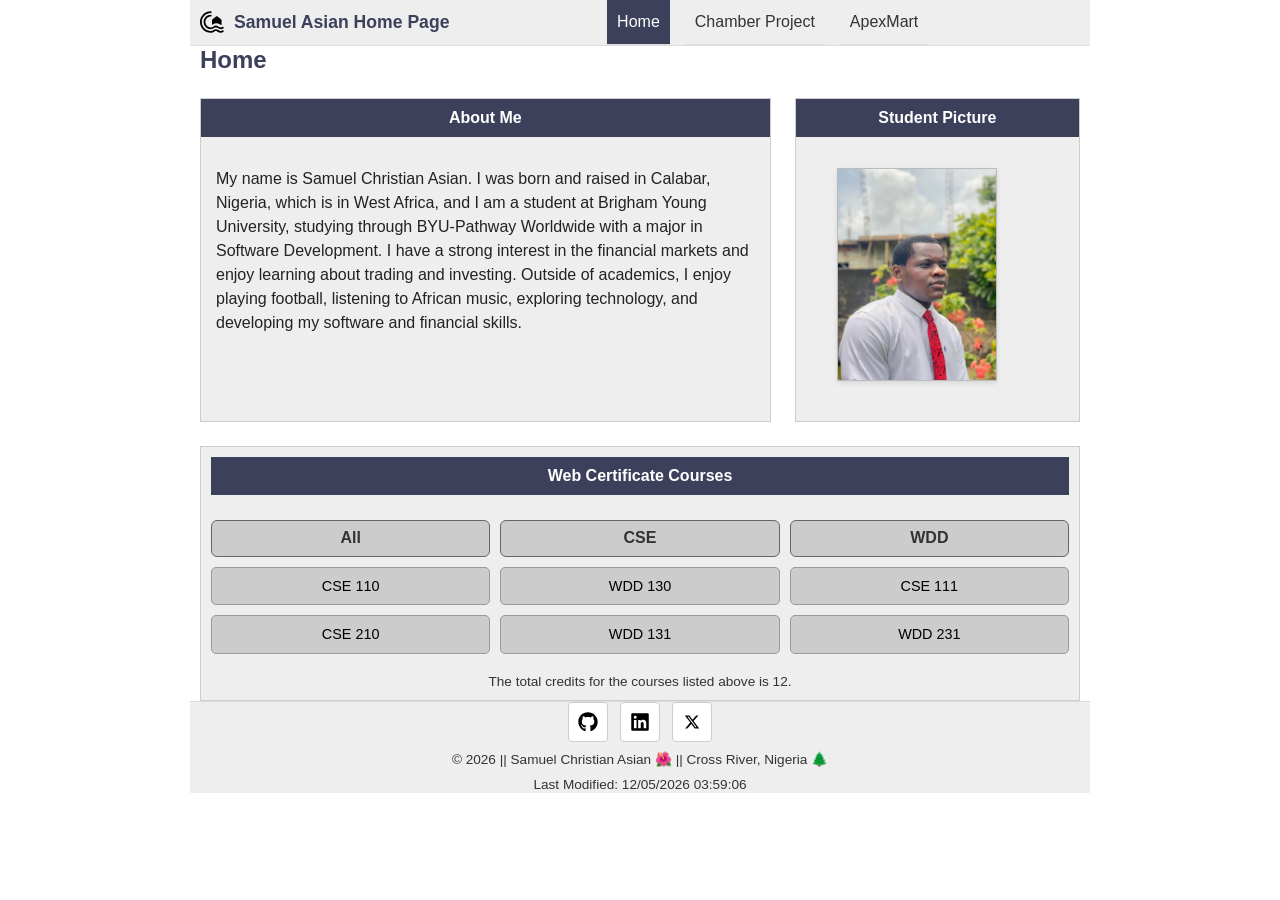
<file: index.html>
<!DOCTYPE html>
<html lang="en">
<head>
    <meta charset="UTF-8">
    <meta name="viewport" content="width=device-width, initial-scale=1.0">
    <title>Chamber Home Page || WDD231</title>
    <meta name="author" content="Samuel Christian Asian">
    <meta name="description" content="This is a school project for practicing how to build a chamber home page.">
    <meta property="og.title" content="Samuel Christian Asian Building Home Page">
    <meta property="og.description" content="The website is a school project, working on my Home Page, and skills needed to become a good SWE">
    <meta property="og.image" content="https://asianhit.github.io/wdd231/chamber/directory.html">
    <meta property="og.url" content="http://127.0.0.1:5500/index.html">
    <link rel="stylesheet" href="styles/normalize.css">
    <link rel="stylesheet" href="styles/bass.css">
    <link rel="stylesheet" href="styles/large.css">
    <link rel="icon" href="favicon.ico">
    <script src="scripts/course.js" defer></script>
    <script src="scripts/date.js" defer></script>
    <script src="scripts/navigation.js" defer></script>
    <link rel="preconnect" href="https://fonts.googleapis.com">
    <link rel="preconnect" href="https://fonts.gstatic.com" crossorigin>
    <link href="https://fonts.googleapis.com/css2?family=Montserrat:ital,wght@0,100..900;1,100..900&display=swap" rel="stylesheet">
</head>
<body>
    <header>
        <div class="site-branding">
            <img src="images/house-icon.svg" alt="Site Logo" width="20" height="20">
            <span>Samuel Asian Home Page</span>
        </div>
        <button id="ham-btn" class="hamburger" aria-label="Toggle navigation" type="button"></button>

        <nav id="nav-bar" class="navigation" aria-label="Main navigation">
            <ul>
                <li class="current"><a href="index.html">Home</a></li>
                <li><a href="chamber/index.html">Chamber Project</a></li>
                <li><a href="apexmart/index.html">ApexMart</a></li>
            </ul>
        </nav>
    </header>

    <main>
        <h1>Home</h1>

        <section class="first-section" aria-labelledby="about-me-heading">
            <h2 id="about-me-heading">About Me</h2>
            <article class="card">
                <p>My name is Samuel Christian Asian. I was born and raised in Calabar, Nigeria, which is in West Africa, and I am a student at Brigham Young University,
                    studying through BYU-Pathway Worldwide with a major in Software Development. I have a strong interest in the financial
                    markets and enjoy learning about trading and investing. Outside of academics, I enjoy playing football, listening to African music,
                    exploring technology, and developing my software and financial skills.</p>
            </article>
        </section>

        <section class="section-x" aria-labelledby="student-picture-heading">
            <h2 id="student-picture-heading">Student Picture</h2>
            <figure class="card-2">
                <img src="images/profile-picture.webp" alt="Profile Picture" loading="lazy" width="100" height="100">
            </figure>
        </section>

        <section class="second-sections" role="navigation" aria-labelledby="courses-heading">
            <h2 id="courses-heading">Web Certificate Courses</h2>

            <div class="category" role="navigation" aria-label="Course categories">
                <button id="all-btn" type="button">All</button>
                <button id="cse-btn" type="button">CSE</button>
                <button id="wdd-btn" type="button">WDD</button>
            </div>

            <div id="course-cards" class="specific" role="region" aria-label="Course list"></div>

            <p id="total-credits">The total credits for the courses listed above is 0.</p>
        </section>
        <dialog id="course-details" aria-labelledby="course-details-title"></dialog>
        
    </main>

    <footer>
        <div class="socials">
            <a href="https://github.com/" target="_blank" rel="noopener noreferrer"><img src="images/github-brands-solid.svg" alt="Github" loading="lazy" width="16" height="16"></a>
            <a href="https://www.linkedin.com/in/samuel-asian-b71644352" target="_blank" rel="noopener noreferrer"><img src="images/linkedin-brands-solid.svg" alt="LinkedIn" loading="lazy" width="16" height="16"></a>
            <a href="https://x.com/samuelasian?s=11" target="_blank" rel="noopener noreferrer"><img src="images/x-twitter.svg" alt="X" loading="lazy" width="16" height="16"></a>
        </div>
        <p>© <span id="currentYear"></span> || Samuel Christian Asian 🌺 || Cross River, Nigeria 🌲</p>
        <p>Last Modified: <span id="lastModified"></span></p>
    </footer>
</body>
</html>
</file>
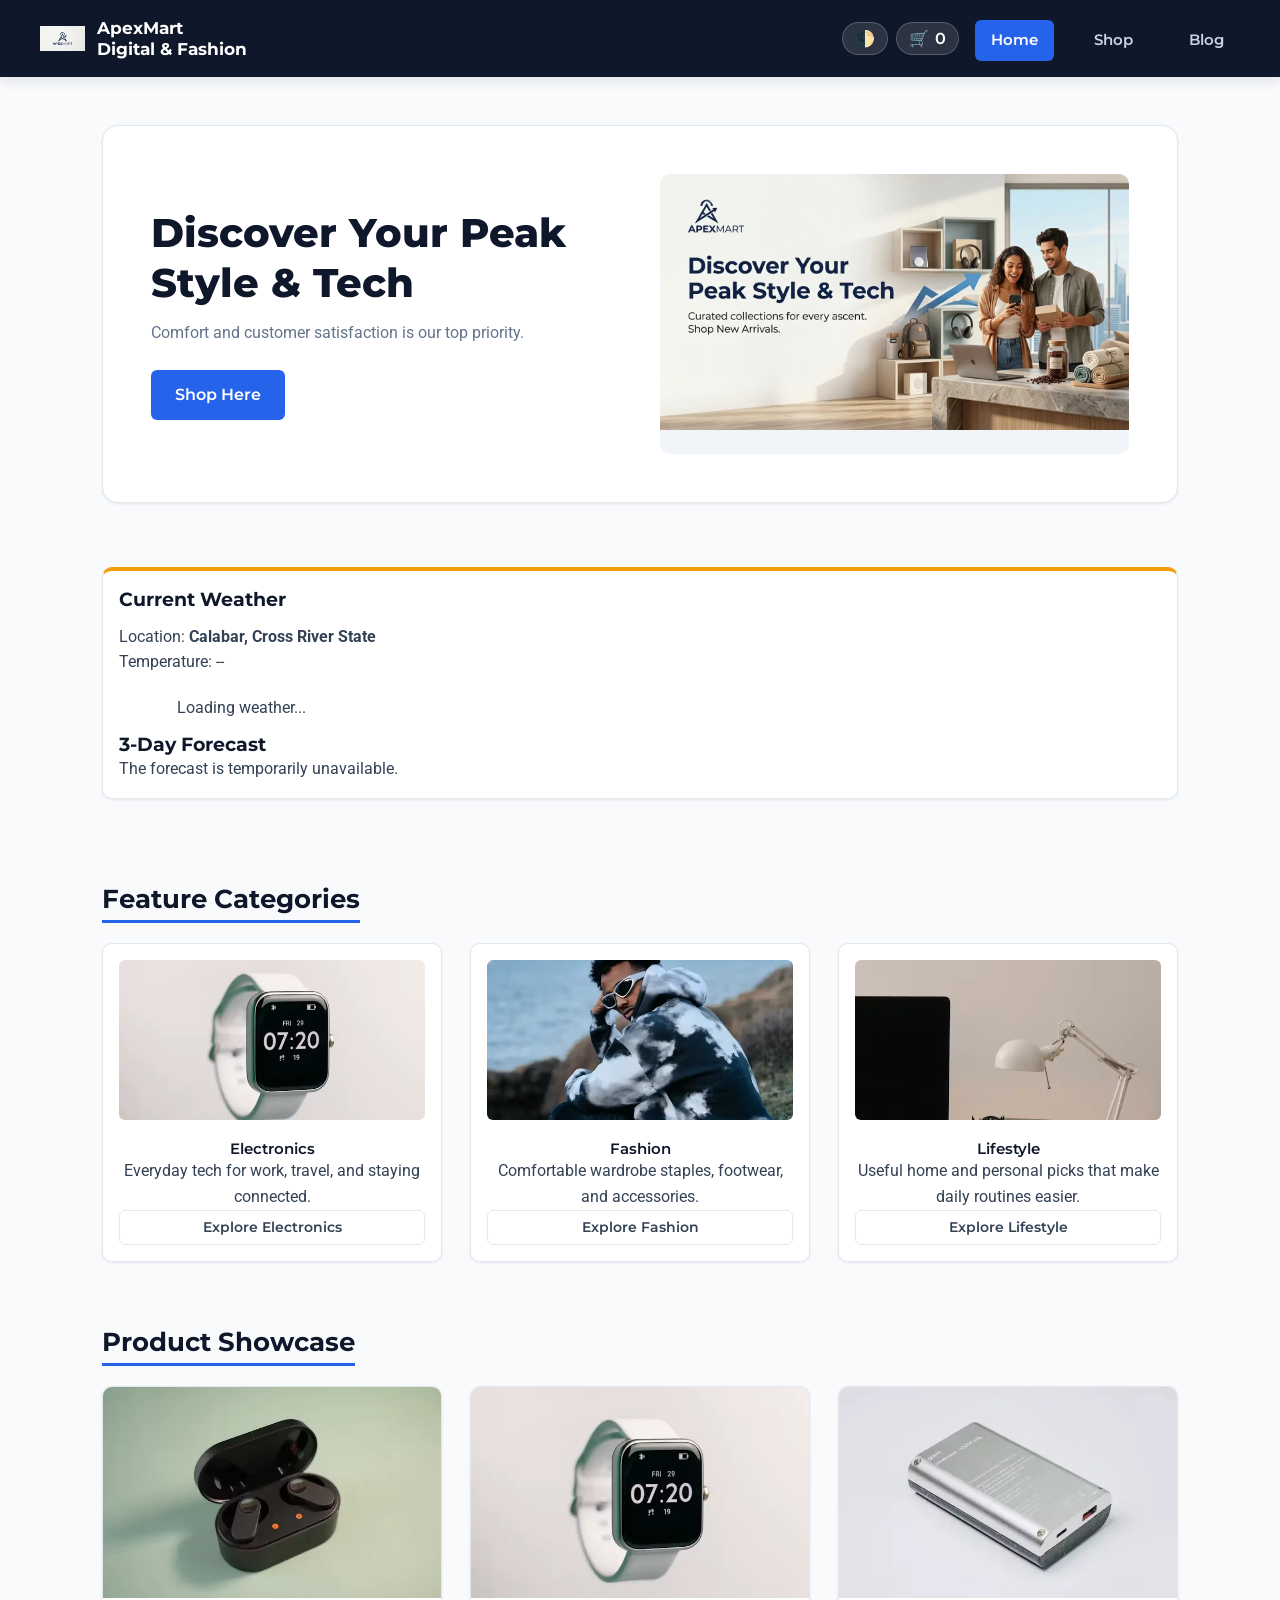
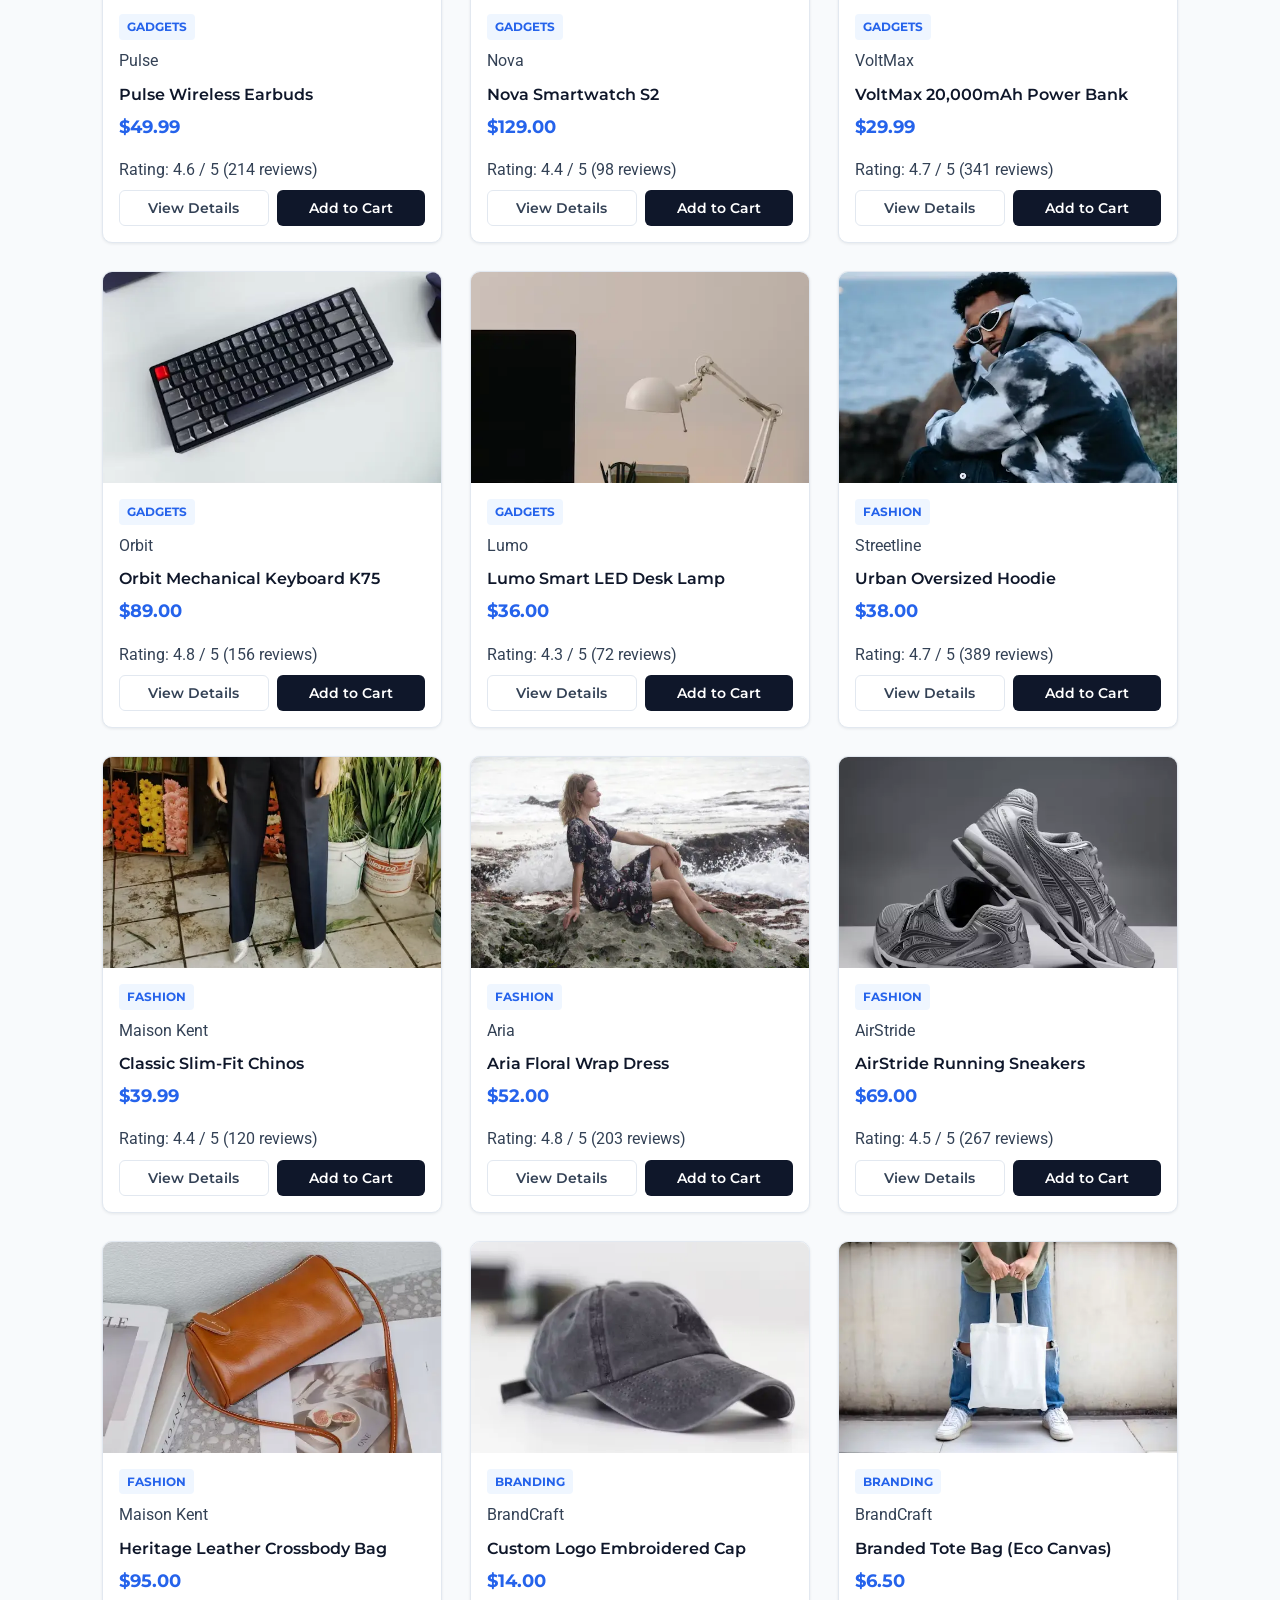
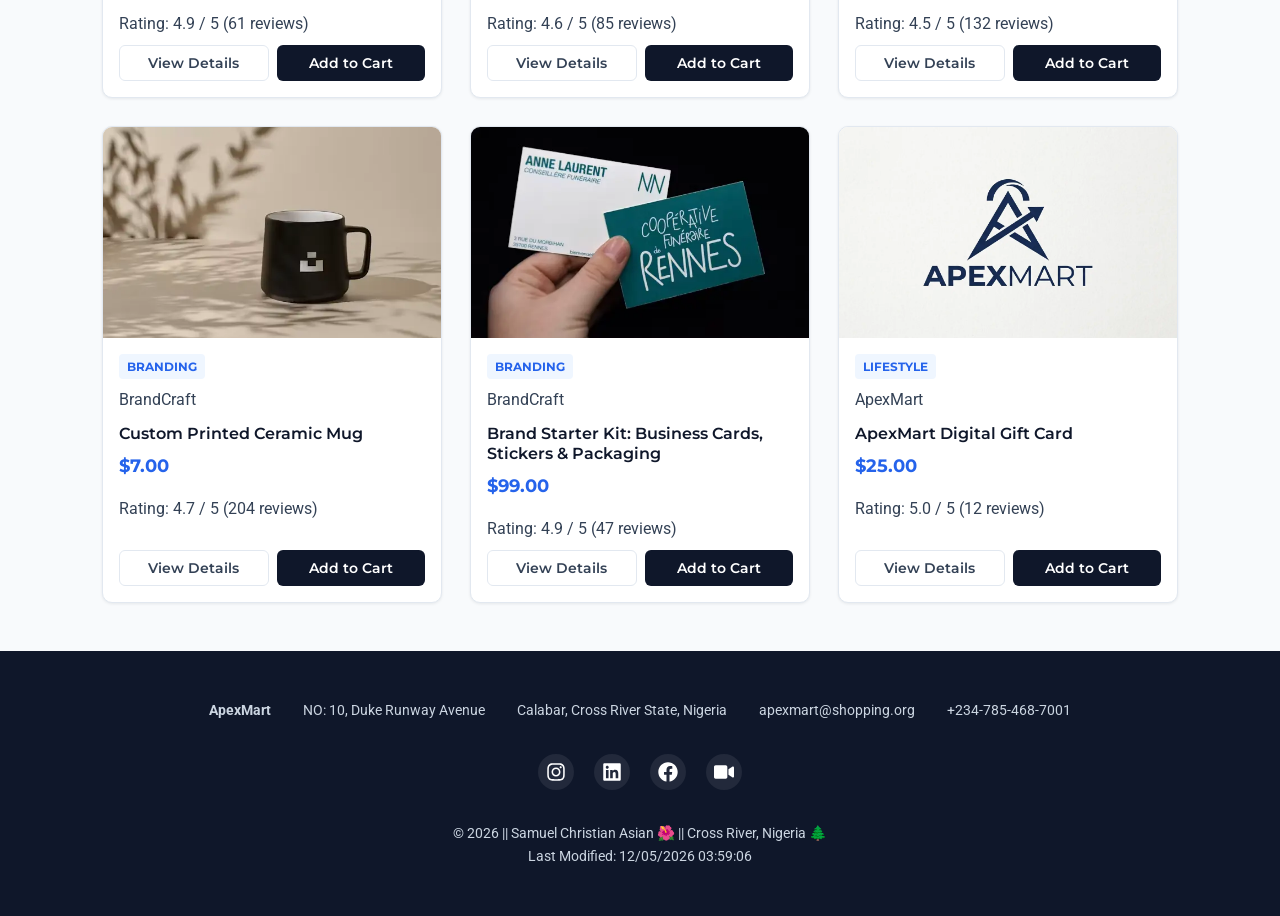
<file: apexmart/index.html>
<!DOCTYPE html>
<html lang="en">
<head>
    <meta charset="UTF-8">
    <meta name="viewport" content="width=device-width, initial-scale=1.0">
    <title>ApexMart — Style & Tech Essentials</title>
    <meta name="author" content="Samuel Christian Asian">
    <meta name="description" content="Enjoy the fullness of life and accessories. At ApexMart, we bring digital products and fashion together to embody lifestyle.">
    
    <!-- Open Graph Meta Tags (Fixed og:description case sensitivity) -->
    <meta property="og:title" content="ApexMart — Style & Tech Essentials">
    <meta property="og:description" content="We bring digital world and fashion together, creating lifestyle that meets personality and branding.">
    <meta property="og:image" content="https://asianhit.github.io/wdd231/apexmart/images/apexmart-hero.webp">
    <meta property="og:type" content="website">
    <meta property="og:url" content="https://asianhit.github.io/wdd231/apexmart/index.html">
    
    <!-- Stylesheets & Fonts -->
    <link rel="stylesheet" href="styles/apexmart-small.css">
    <link rel="stylesheet" href="styles/apexmart-large.css">
    <link rel="preconnect" href="https://fonts.googleapis.com">
    <link rel="preconnect" href="https://fonts.gstatic.com" crossorigin>
    <link href="https://fonts.googleapis.com/css2?family=Montserrat:wght@400;600;700&family=Roboto:wght@400;500&display=swap" rel="stylesheet">
    <link rel="icon" href="../apexmart/images/apexmar-favicon.ico">

    <!-- ES Modules -->
    <script type="module" src="scripts/apexmart.mjs"></script>
    <script type="module" src="scripts/time-date.mjs"></script>
    <script type="module" src="scripts/weather.mjs"></script>
</head>
<body>

    <!-- Header Navigation Section -->
    <header>
        <div class="site-branding" id="site-branding">
            <img src="images/apexmart-logo.webp" alt="ApexMart Logo" loading="eager" width="45" height="45">
            <span>ApexMart <br>Digital & Fashion</span>
        </div>

        <div class="header-controls">
            <button id="theme-btn" class="icon-btn" aria-label="Toggle Theme" type="button">🌓</button>
            <button id="cart-btn" class="icon-btn" aria-label="Open Cart" type="button">🛒 <span id="cart-count">0</span></button>
            <button id="ham-btn" class="hamburger" aria-label="Toggle navigation" type="button">☰</button>
        </div>

        <nav class="navigation" id="navigation" aria-label="Main navigation">
            <ul>
                <li class="current"><a href="index.html">Home</a></li>
                <li><a href="shop.html">Shop</a></li>
                <li><a href="blog.html">Blog</a></li>
            </ul>
        </nav>
    </header>

    <main>
        <!-- Hero Section -->
        <section class="hero-side">
            <div class="hero-content">
                <h1>Discover Your Peak Style & Tech</h1>
                <p>Comfort and customer satisfaction is our top priority.</p>
                <a href="shop.html" class="hero-btn">Shop Here</a>
            </div>
            <div class="hero-image-wrapper">
                <img src="images/apexmart-hero.webp" alt="Featured Tech and Fashion Banner" loading="eager">
            </div>
        </section>

                <!-- Weather widget displays Calabar current conditions and a three-day forecast. -->
        <section class="weather-card">
            <h2>Current Weather</h2>
            <div class="weather-details">
                <p>Location: <strong>Calabar, Cross River State</strong></p>
                <p>Temperature: <span id="current-temp">--</span></p>
                <figure>
                    <img id="weather-icon" src="data:image/svg+xml,%3Csvg xmlns='http://www.w3.org/2000/svg' width='50' height='50'%3E%3C/svg%3E" alt="Current weather condition icon" width="50" height="50">
                    <figcaption id="weather-desc">Loading weather...</figcaption>
                </figure>
            </div>
            <div class="forecast-details">
                <h3>3-Day Forecast</h3>
                <ul id="forecast-list" class="forecast-list">
                    <!-- Dynamic 3-day forecast items insert here -->
                </ul>
            </div>
            <p id="weather-error" role="status" aria-live="polite"></p>
        </section>

        <!-- Featured categories introduce the store's electronics, fashion, and lifestyle ranges. -->
        <section class="feature-categories">
            <h2>Feature Categories</h2>
            <div class="category-grid">
                <article class="category-card">
                    <img src="images/smart-watch1.webp" alt="Smartwatch displaying its screen" loading="lazy">
                    <h3>Electronics</h3>
                    <p>Everyday tech for work, travel, and staying connected.</p>
                    <button type="button" class="view-btn" data-open-category="electronics" aria-haspopup="dialog" aria-controls="electronics-dialog">Explore Electronics</button>
                </article>
                <article class="category-card">
                    <img src="images/hoodie-set1.webp" alt="ApexMart casual fashion collection" loading="lazy">
                    <h3>Fashion</h3>
                    <p>Comfortable wardrobe staples, footwear, and accessories.</p>
                    <button type="button" class="view-btn" data-open-category="fashion" aria-haspopup="dialog" aria-controls="fashion-dialog">Explore Fashion</button>
                </article>
                <article class="category-card">
                    <img src="images/desk-lamp.webp" alt="Modern LED desk lamp for a home workspace" loading="lazy">
                    <h3>Lifestyle</h3>
                    <p>Useful home and personal picks that make daily routines easier.</p>
                    <button type="button" class="view-btn" data-open-category="lifestyle" aria-haspopup="dialog" aria-controls="lifestyle-dialog">Explore Lifestyle</button>
                </article>
            </div>
        </section>

        <!-- Each category has its own accessible native modal dialog. -->
        <dialog id="electronics-dialog" class="modal" aria-labelledby="electronics-dialog-title">
            <div class="modal-content">
                <button type="button" class="close-modal-btn" data-close-dialog aria-label="Close Electronics details">&times;</button>
                <h2 id="electronics-dialog-title">Electronics</h2>
                <img class="category-dialog-image" src="images/smart-watch1.webp" alt="Nova smartwatch from the electronics collection" loading="lazy">
                <p>Explore smart devices and practical tech accessories, including smartwatches, wireless audio, keyboards, portable power, and lighting for your workspace.</p>
                <a class="hero-btn" href="shop.html">Browse the Shop</a>
            </div>
        </dialog>
        <dialog id="fashion-dialog" class="modal" aria-labelledby="fashion-dialog-title">
            <div class="modal-content">
                <button type="button" class="close-modal-btn" data-close-dialog aria-label="Close Fashion details">&times;</button>
                <h2 id="fashion-dialog-title">Fashion</h2>
                <img class="category-dialog-image" src="images/hoodie-set1.webp" alt="Urban hoodie from the fashion collection" loading="lazy">
                <p>Find versatile clothing and accessories for everyday wear, from relaxed hoodies and chinos to dresses, sneakers, and crossbody bags.</p>
                <a class="hero-btn" href="shop.html">Browse the Shop</a>
            </div>
        </dialog>
        <dialog id="lifestyle-dialog" class="modal" aria-labelledby="lifestyle-dialog-title">
            <div class="modal-content">
                <button type="button" class="close-modal-btn" data-close-dialog aria-label="Close Lifestyle details">&times;</button>
                <h2 id="lifestyle-dialog-title">Lifestyle</h2>
                <img class="category-dialog-image" src="images/desk-lamp.webp" alt="LED desk lamp from the lifestyle collection" loading="lazy">
                <p>Shop thoughtful everyday essentials for your workspace, home, and personal routines, selected to bring convenience and character to daily life.</p>
                <a class="hero-btn" href="shop.html">Browse the Shop</a>
            </div>
        </dialog>

        <!-- Product Showcase (Dynamic Grid updated via data.mjs) -->
        <section class="product-showcase">
            <h2>Product Showcase</h2>
            <div id="products-container" class="product-grid">
                <!-- JavaScript fetches products.json and injects items here dynamically -->
            </div>
        </section>

        <!-- Product Details Modal Dialog -->
        <dialog id="product-modal" class="modal" aria-label="Product details">
            <div class="modal-content" id="modal-content">
                <!-- JS dynamically injects image gallery, colors, specs, and close button here -->
            </div>
        </dialog>

        <!-- Shopping Cart Modal / Drawer -->
        <dialog id="cart-modal" class="modal" aria-labelledby="cart-title">
            <div class="modal-content">
            <button type="button" id="close-cart-btn" class="close-modal-btn" aria-label="Close shopping cart">❌</button>
            <h2 id="cart-title">Your Shopping Cart</h2>
                <div id="cart-items-container">
                    <!-- JS renders selected items from localStorage here -->
                </div>
                <div class="cart-footer">
                    <p>Total: <strong id="cart-total">$0.00</strong></p>
                    <button type="button" class="checkout-btn">Proceed to Checkout</button>
                </div>
            </div>
        </dialog>
    </main>

    <!-- Footer Section -->
    <footer>
        <div class="footer-info">
            <p><strong>ApexMart</strong></p>
            <p>NO: 10, Duke Runway Avenue</p>
            <p>Calabar, Cross River State, Nigeria</p>
            <p>apexmart@shopping.org</p>
            <p>+234-785-468-7001</p>
        </div>

        <div class="socials">
            <a href="https://instagram.com/22nd_liq?exln=MW00cjFhZWFlYWs5ag%3D%3D&utm_source=qr" target="_blank" rel="noopener noreferrer" aria-label="Instagram Profile">
                <img src="images/instagram-brands-solid.svg" alt="Instagram Icon" loading="lazy" width="20" height="20">
            </a>
            <a href="https://www.linkedin.com/in/samuel-asian-b71644352" target="_blank" rel="noopener noreferrer" aria-label="LinkedIn Profile">
                <img src="images/linkedin-brands-solid.svg" alt="LinkedIn Icon" loading="lazy" width="20" height="20">
            </a>
            <a href="https://www.facebook.com/share/1NMB2LXXo8/?mibextid=wwXIfr" target="_blank" rel="noopener noreferrer" aria-label="Facebook Profile">
                <img src="images/facebook-brands-solid.svg" alt="Facebook Icon" loading="lazy" width="20" height="20">
            </a>
            <a href="https://www.loom.com/share/83a554a6249040779c5a4e336033c141" target="_blank" rel="noopener noreferrer" aria-label="Loom video">
                <img src="images/video-solid.svg" alt="Video icon" loading="lazy" width="20" height="20">
            </a>
        </div>

        <div class="footer-meta">
            <p>© <span id="currentYear"></span> || Samuel Christian Asian 🌺 || Cross River, Nigeria 🌲</p>
            <p>Last Modified: <span id="lastModified"></span></p>
            <!-- <p><a href="attributions.html" class="attribution-link">Attributions</a></p> -->
        </div>
    </footer>

</body>
</html>
</file>
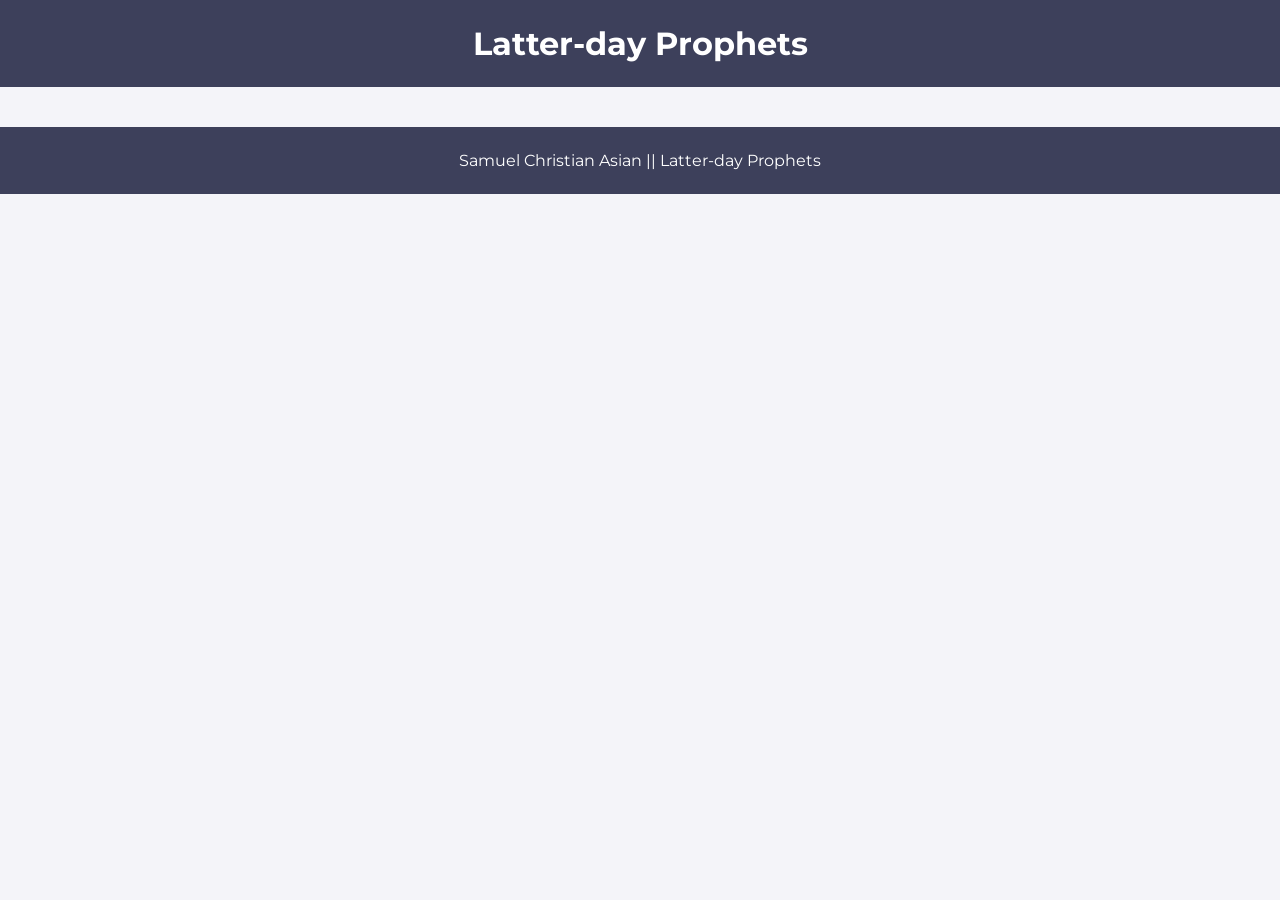
<file: prophets.html>
<!DOCTYPE html>
<html lang="en">
<head>
    <meta charset="UTF-8">
    <meta name="viewport" content="width=device-width, initial-scale=1.0">
    <title>School Project || Prophets</title>
    <meta name="author" content="Samuel Christian Asian">
    <meta name="description" content="This is a school project for practicing how to build a chamber home page.">
    <link rel="stylesheet" href="styles/prophets.css">
    <script src="scripts/prophet.js" defer></script>
    <link rel="preconnect" href="https://fonts.googleapis.com">
    <link rel="preconnect" href="https://fonts.gstatic.com" crossorigin>
    <link href="https://fonts.googleapis.com/css2?family=Montserrat:ital,wght@0,100..900;1,100..900&display=swap" rel="stylesheet">
    <link rel="icon" href="favicon.ico">
</head>
<body>
    <header>
        <h1>Latter-day Prophets</h1>
    </header>
    <main>
        <div id="cards"></div>
    </main>
    <footer>
        Samuel Christian Asian || Latter-day Prophets
    </footer>
</body>
</html>
</file>
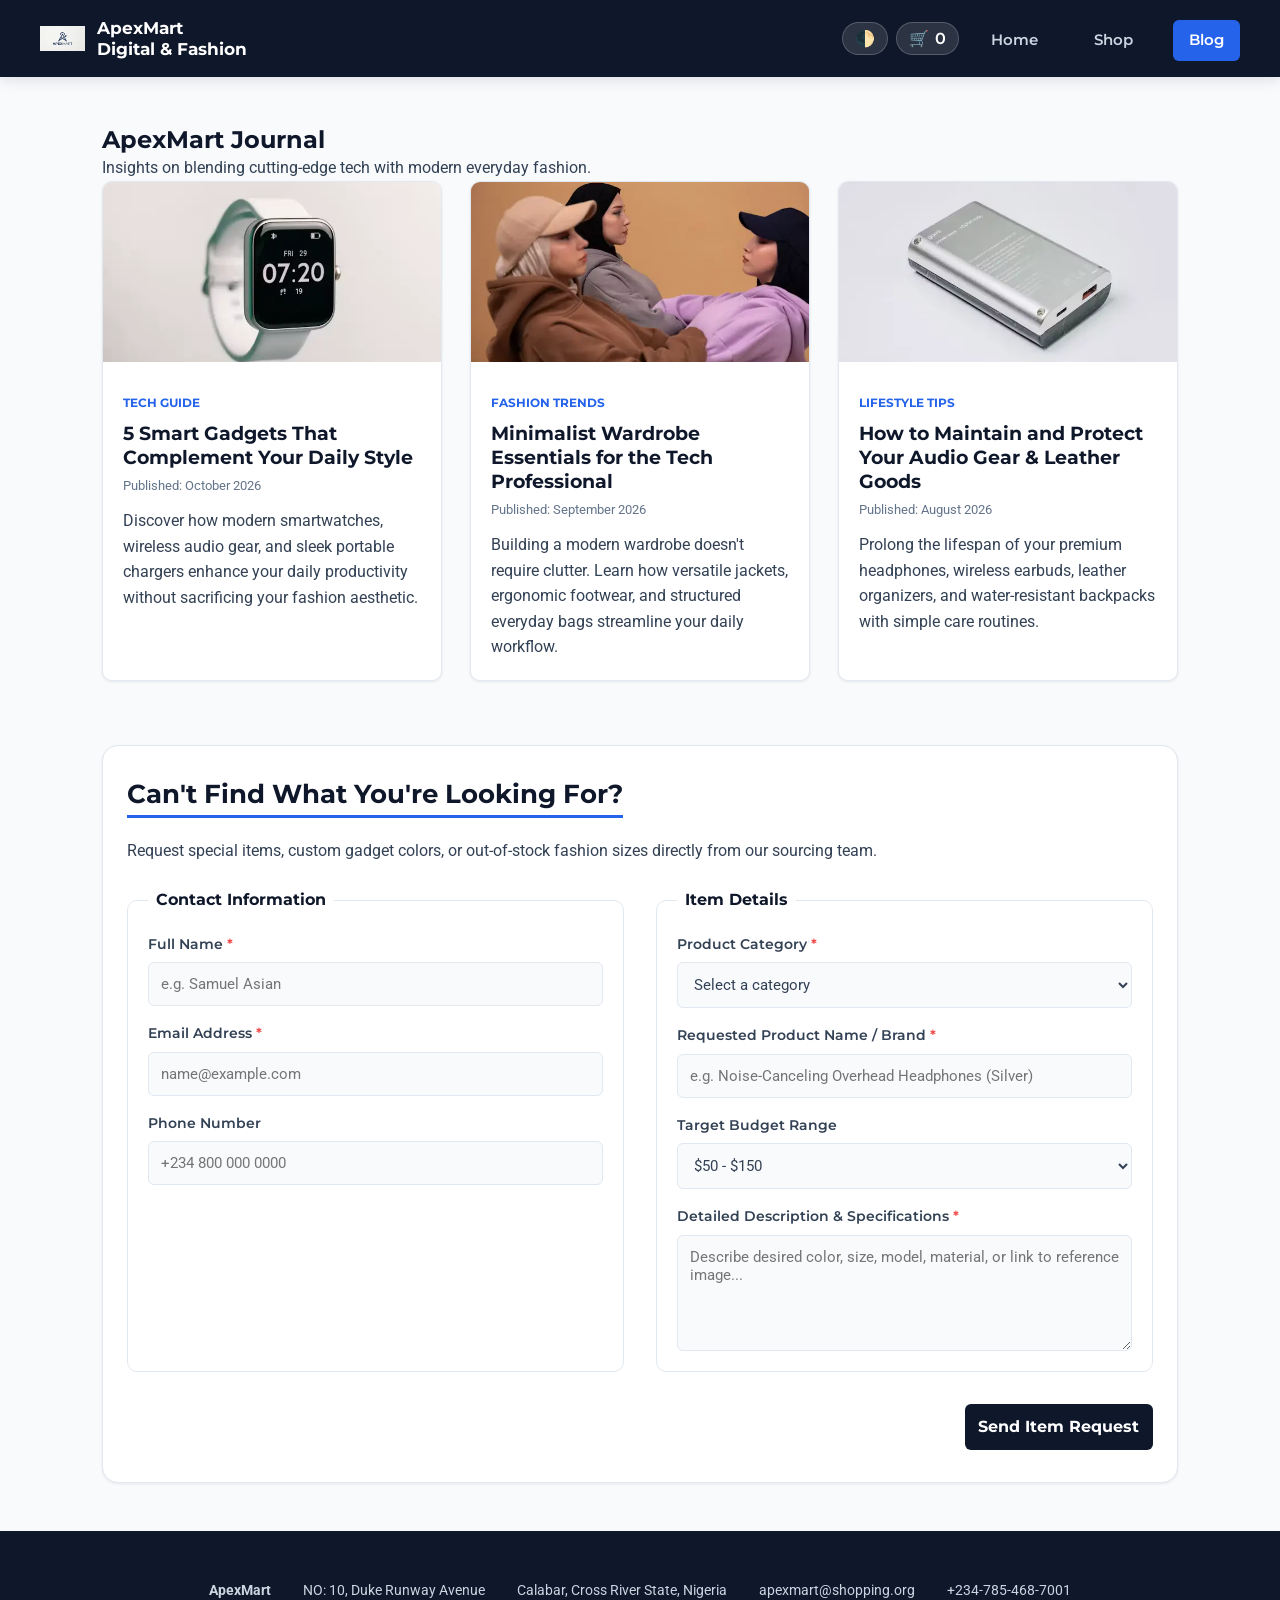
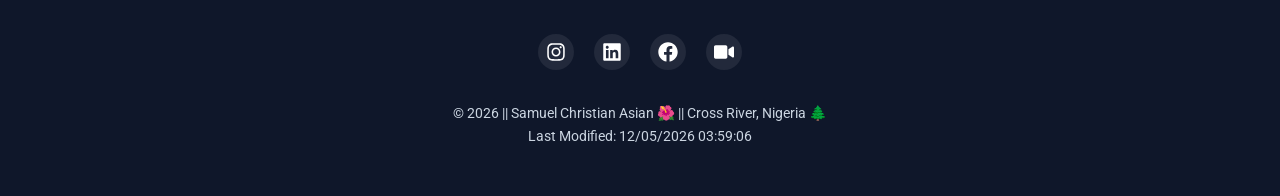
<file: apexmart/blog.html>
<!DOCTYPE html>
<html lang="en">
<head>
    <meta charset="UTF-8">
    <meta name="viewport" content="width=device-width, initial-scale=1.0">
    <title>ApexMart — Blog & Custom Product Requests</title>
    <meta name="author" content="Samuel Christian Asian">
    <meta name="description" content="Read lifestyle articles on technology and fashion, and request custom or out-of-stock items directly from ApexMart.">
    
    <!-- Open Graph Metadata -->
    <meta property="og:title" content="ApexMart Blog & Custom Requests">
    <meta property="og:description" content="Explore articles on tech & fashion lifestyle, and request items you can't find in our store.">
    <meta property="og:image" content="https://asianhit.github.io/wdd231/apexmart/images/apexmart-hero.webp">
    <meta property="og:type" content="website">
    <meta property="og:url" content="https://asianhit.github.io/wdd231/apexmart/index.html">
    
    <!-- Stylesheets & Fonts -->
    <link rel="stylesheet" href="styles/apexmart-small.css">
    <link rel="stylesheet" href="styles/apexmart-large.css">
    <link rel="preconnect" href="https://fonts.googleapis.com">
    <link rel="preconnect" href="https://fonts.gstatic.com" crossorigin>
    <link href="https://fonts.googleapis.com/css2?family=Montserrat:wght@400;600;700&family=Roboto:wght@400;500&display=swap" rel="stylesheet">
    <link rel="icon" href="../apexmart/images/apexmar-favicon.ico">

    <!-- ES Modules -->
    <script type="module" src="scripts/apexmart.mjs"></script>
    <script type="module" src="scripts/time-date.mjs"></script>
</head>
<body>

    <!-- Header Navigation Section (Wayfinding active on Blog) -->
    <header>
        <div class="site-branding" id="site-branding">
            <img src="images/apexmart-logo.webp" alt="ApexMart Logo" loading="eager" width="45" height="45">
            <span>ApexMart <br>Digital & Fashion</span>
        </div>

        <div class="header-controls">
            <!-- Theme Toggle -->
            <button id="theme-btn" class="icon-btn" aria-label="Toggle Theme" type="button">🌓</button>
            <!-- Cart Trigger Button -->
            <button id="cart-btn" class="icon-btn" aria-label="Open Cart" type="button">🛒 <span id="cart-count">0</span></button>
            <!-- Hamburger Toggle -->
            <button id="ham-btn" class="hamburger" aria-label="Toggle navigation" type="button">☰</button>
        </div>

        <nav class="navigation" id="navigation" aria-label="Main navigation">
            <ul>
                <li><a href="index.html">Home</a></li>
                <li><a href="shop.html">Shop</a></li>
                <li class="current"><a href="blog.html">Blog</a></li>
            </ul>
        </nav>
    </header>

    <main class="blog-main-container">
        <!-- Main Blog Articles Section -->
        <section class="blog-articles-section">
            <div class="blog-header">
                <h1>ApexMart Journal</h1>
                <p>Insights on blending cutting-edge tech with modern everyday fashion.</p>
            </div>

            <div class="articles-grid">
                <!-- Article 1 -->
                <article class="blog-card">
                    <div class="blog-img-wrapper">
                        <img src="images/smart-watch1.webp" alt="Wearable Tech and Smart Devices" loading="lazy">
                    </div>
                    <div class="blog-card-content">
                        <span class="blog-category">Tech Guide</span>
                        <h2>5 Smart Gadgets That Complement Your Daily Style</h2>
                        <p class="blog-date">Published: October 2026</p>
                        <p>Discover how modern smartwatches, wireless audio gear, and sleek portable chargers enhance your daily productivity without sacrificing your fashion aesthetic.</p>
                    </div>
                </article>

                <!-- Article 2 -->
                <article class="blog-card">
                    <div class="blog-img-wrapper">
                        <img src="images/hoodie-set2.webp" alt="Modern Minimalist Fashion Outfits" loading="lazy">
                    </div>
                    <div class="blog-card-content">
                        <span class="blog-category">Fashion Trends</span>
                        <h2>Minimalist Wardrobe Essentials for the Tech Professional</h2>
                        <p class="blog-date">Published: September 2026</p>
                        <p>Building a modern wardrobe doesn't require clutter. Learn how versatile jackets, ergonomic footwear, and structured everyday bags streamline your daily workflow.</p>
                    </div>
                </article>

                <!-- Article 3 -->
                <article class="blog-card">
                    <div class="blog-img-wrapper">
                        <img src="images/powerbank.webp" alt="Everyday Carry Lifestyle Accessories" loading="lazy">
                    </div>
                    <div class="blog-card-content">
                        <span class="blog-category">Lifestyle Tips</span>
                        <h2>How to Maintain and Protect Your Audio Gear & Leather Goods</h2>
                        <p class="blog-date">Published: August 2026</p>
                        <p>Prolong the lifespan of your premium headphones, wireless earbuds, leather organizers, and water-resistant backpacks with simple care routines.</p>
                    </div>
                </article>
            </div>
        </section>

        <!-- Custom Item Request Form Section -->
        <section class="item-request-section">
            <div class="form-intro">
                <h2>Can't Find What You're Looking For?</h2>
                <p>Request special items, custom gadget colors, or out-of-stock fashion sizes directly from our sourcing team.</p>
            </div>

            <!-- Standard Compliant HTML Form submitting to form-response.html -->
            <form action="thankyou.html" method="get" class="custom-request-form">
                
                <!-- Fieldset 1: Customer Contact Details -->
                <fieldset>
                    <legend>Contact Information</legend>
                    
                    <div class="form-group">
                        <label for="full-name">Full Name <span class="required">*</span></label>
                        <input type="text" id="full-name" name="fullName" required placeholder="e.g. Samuel Asian" autocomplete="name">
                    </div>

                    <div class="form-group">
                        <label for="email-address">Email Address <span class="required">*</span></label>
                        <input type="email" id="email-address" name="email" required placeholder="name@example.com" autocomplete="email">
                    </div>

                    <div class="form-group">
                        <label for="phone-number">Phone Number</label>
                        <input type="tel" id="phone-number" name="phone" placeholder="+234 800 000 0000" autocomplete="tel">
                    </div>
                </fieldset>

                <!-- Fieldset 2: Requested Item Specification -->
                <fieldset>
                    <legend>Item Details</legend>

                    <div class="form-group">
                        <label for="item-category">Product Category <span class="required">*</span></label>
                        <select id="item-category" name="category" required>
                            <option value="" disabled selected>Select a category</option>
                            <option value="Gadgets & Audio">Gadgets & Audio</option>
                            <option value="Fashion & Apparel">Fashion & Apparel</option>
                            <option value="Lifestyle Accessories">Lifestyle Accessories</option>
                            <option value="Other">Other Custom Request</option>
                        </select>
                    </div>

                    <div class="form-group">
                        <label for="item-name">Requested Product Name / Brand <span class="required">*</span></label>
                        <input type="text" id="item-name" name="itemName" required placeholder="e.g. Noise-Canceling Overhead Headphones (Silver)">
                    </div>

                    <div class="form-group">
                        <label for="estimated-budget">Target Budget Range</label>
                        <select id="estimated-budget" name="budget">
                            <option value="Under $50">Under $50</option>
                            <option value="$50 - $150" selected>$50 - $150</option>
                            <option value="$150 - $300">$150 - $300</option>
                            <option value="$300+">$300+</option>
                        </select>
                    </div>

                    <div class="form-group">
                        <label for="item-description">Detailed Description & Specifications <span class="required">*</span></label>
                        <textarea id="item-description" name="description" rows="5" required placeholder="Describe desired color, size, model, material, or link to reference image..."></textarea>
                    </div>
                </fieldset>

                <!-- Submit Button -->
                <button type="submit" class="submit-request-btn">Send Item Request</button>
            </form>
        </section>

        <!-- Shopping Cart Modal / Drawer -->
        <dialog id="cart-modal" class="modal" aria-labelledby="cart-title">
            <div class="modal-content">
            <button type="button" id="close-cart-btn" class="close-modal-btn" aria-label="Close shopping cart">❌</button>
            <h2 id="cart-title">Your Shopping Cart</h2>
                <div id="cart-items-container">
                    <!-- JS renders items from localStorage here -->
                </div>
                <div class="cart-footer">
                    <p>Total: <strong id="cart-total">$0.00</strong></p>
                    <button type="button" class="checkout-btn">Proceed to Checkout</button>
                </div>
            </div>
        </dialog>
    </main>

    <!-- Footer Section -->
    <footer>
        <div class="footer-info">
            <p><strong>ApexMart</strong></p>
            <p>NO: 10, Duke Runway Avenue</p>
            <p>Calabar, Cross River State, Nigeria</p>
            <p>apexmart@shopping.org</p>
            <p>+234-785-468-7001</p>
        </div>

        <div class="socials">
            <a href="https://instagram.com/22nd_liq?exln=MW00cjFhZWFlYWs5ag%3D%3D&utm_source=qr" target="_blank" rel="noopener noreferrer" aria-label="Instagram Profile">
                <img src="images/instagram-brands-solid.svg" alt="Instagram Icon" loading="lazy" width="20" height="20">
            </a>
            <a href="https://www.linkedin.com/in/samuel-asian-b71644352" target="_blank" rel="noopener noreferrer" aria-label="LinkedIn Profile">
                <img src="images/linkedin-brands-solid.svg" alt="LinkedIn Icon" loading="lazy" width="20" height="20">
            </a>
            <a href="https://www.facebook.com/share/1NMB2LXXo8/?mibextid=wwXIfr" target="_blank" rel="noopener noreferrer" aria-label="Facebook Profile">
                <img src="images/facebook-brands-solid.svg" alt="Facebook Icon" loading="lazy" width="20" height="20">
            </a>
            <a href="https://www.loom.com/share/83a554a6249040779c5a4e336033c141" target="_blank" rel="noopener noreferrer" aria-label="Loom video">
                <img src="images/video-solid.svg" alt="Video icon" loading="lazy" width="20" height="20">
            </a>
        </div>

        <div class="footer-meta">
            <p>© <span id="currentYear"></span> || Samuel Christian Asian 🌺 || Cross River, Nigeria 🌲</p>
            <p>Last Modified: <span id="lastModified"></span></p>
            <!-- <p><a href="attributions.html" class="attribution-link">Attributions</a></p> -->
        </div>
    </footer>

</body>
</html>
</file>
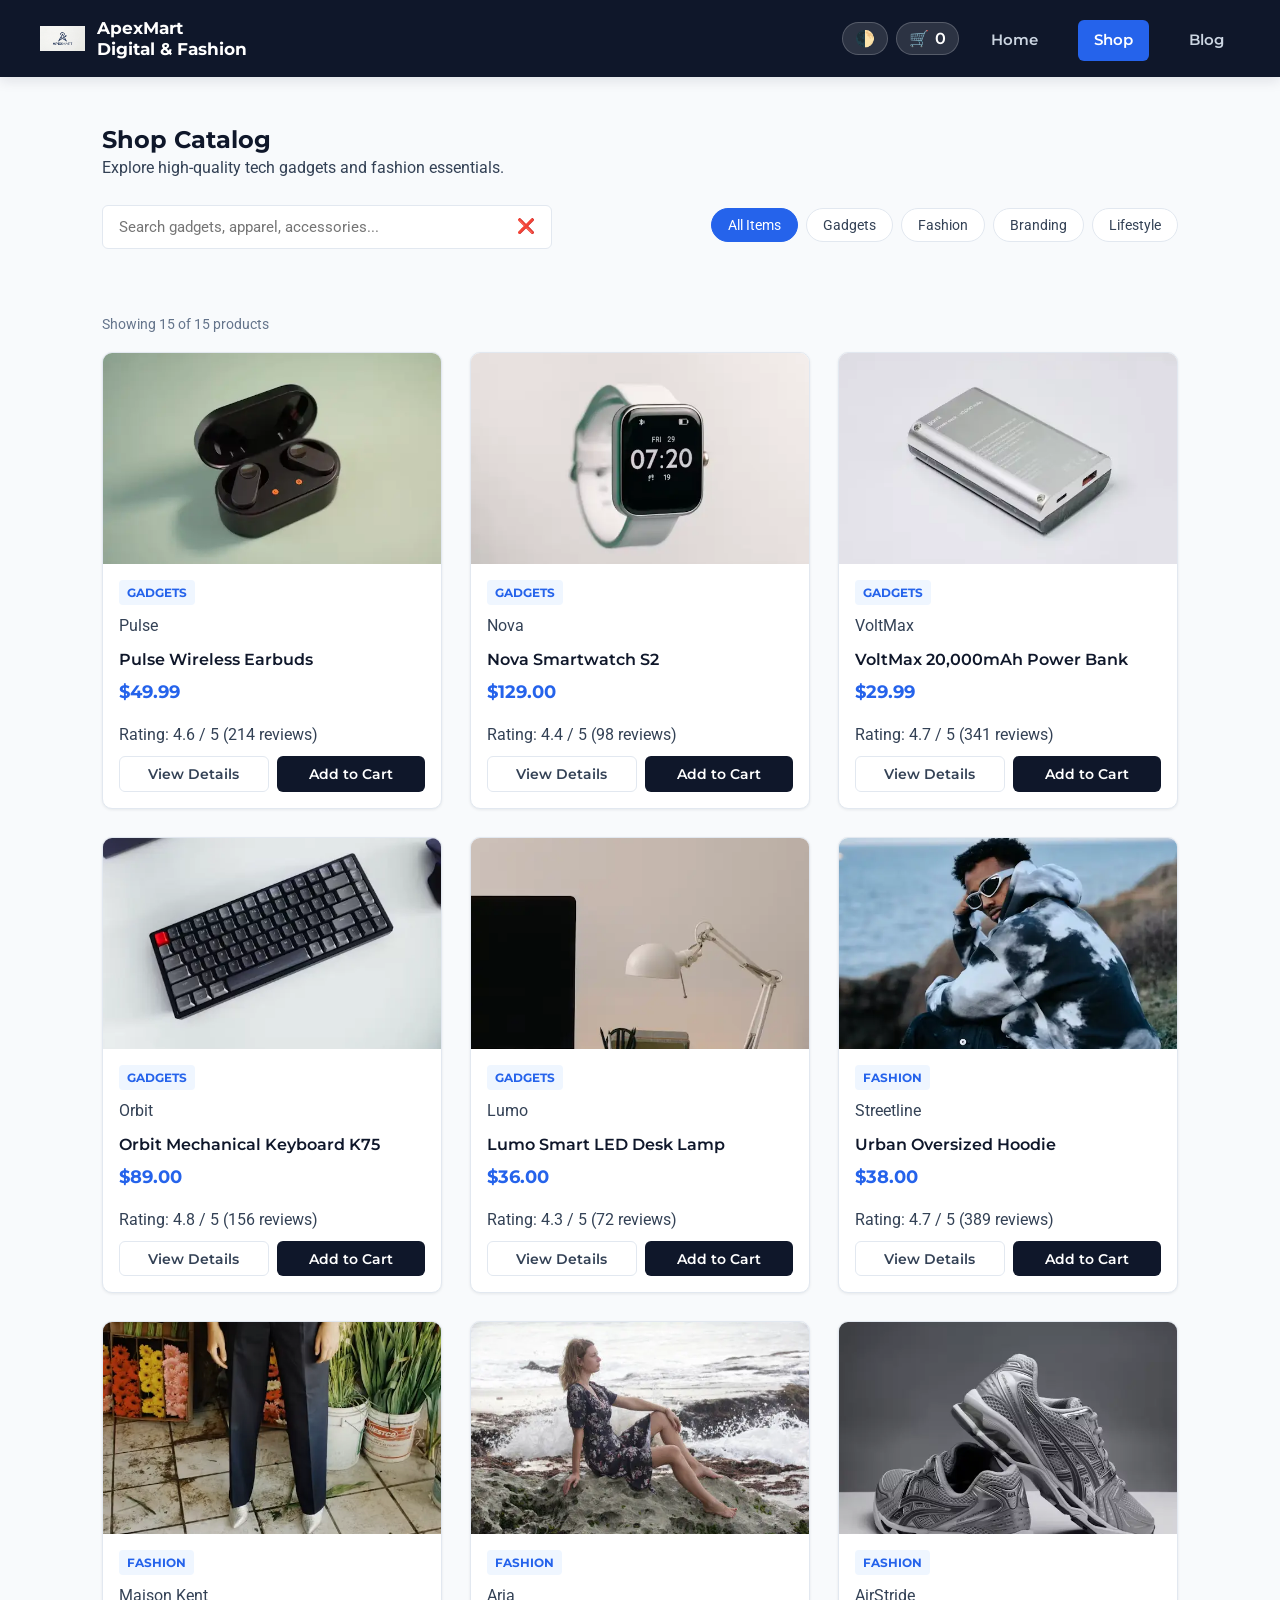
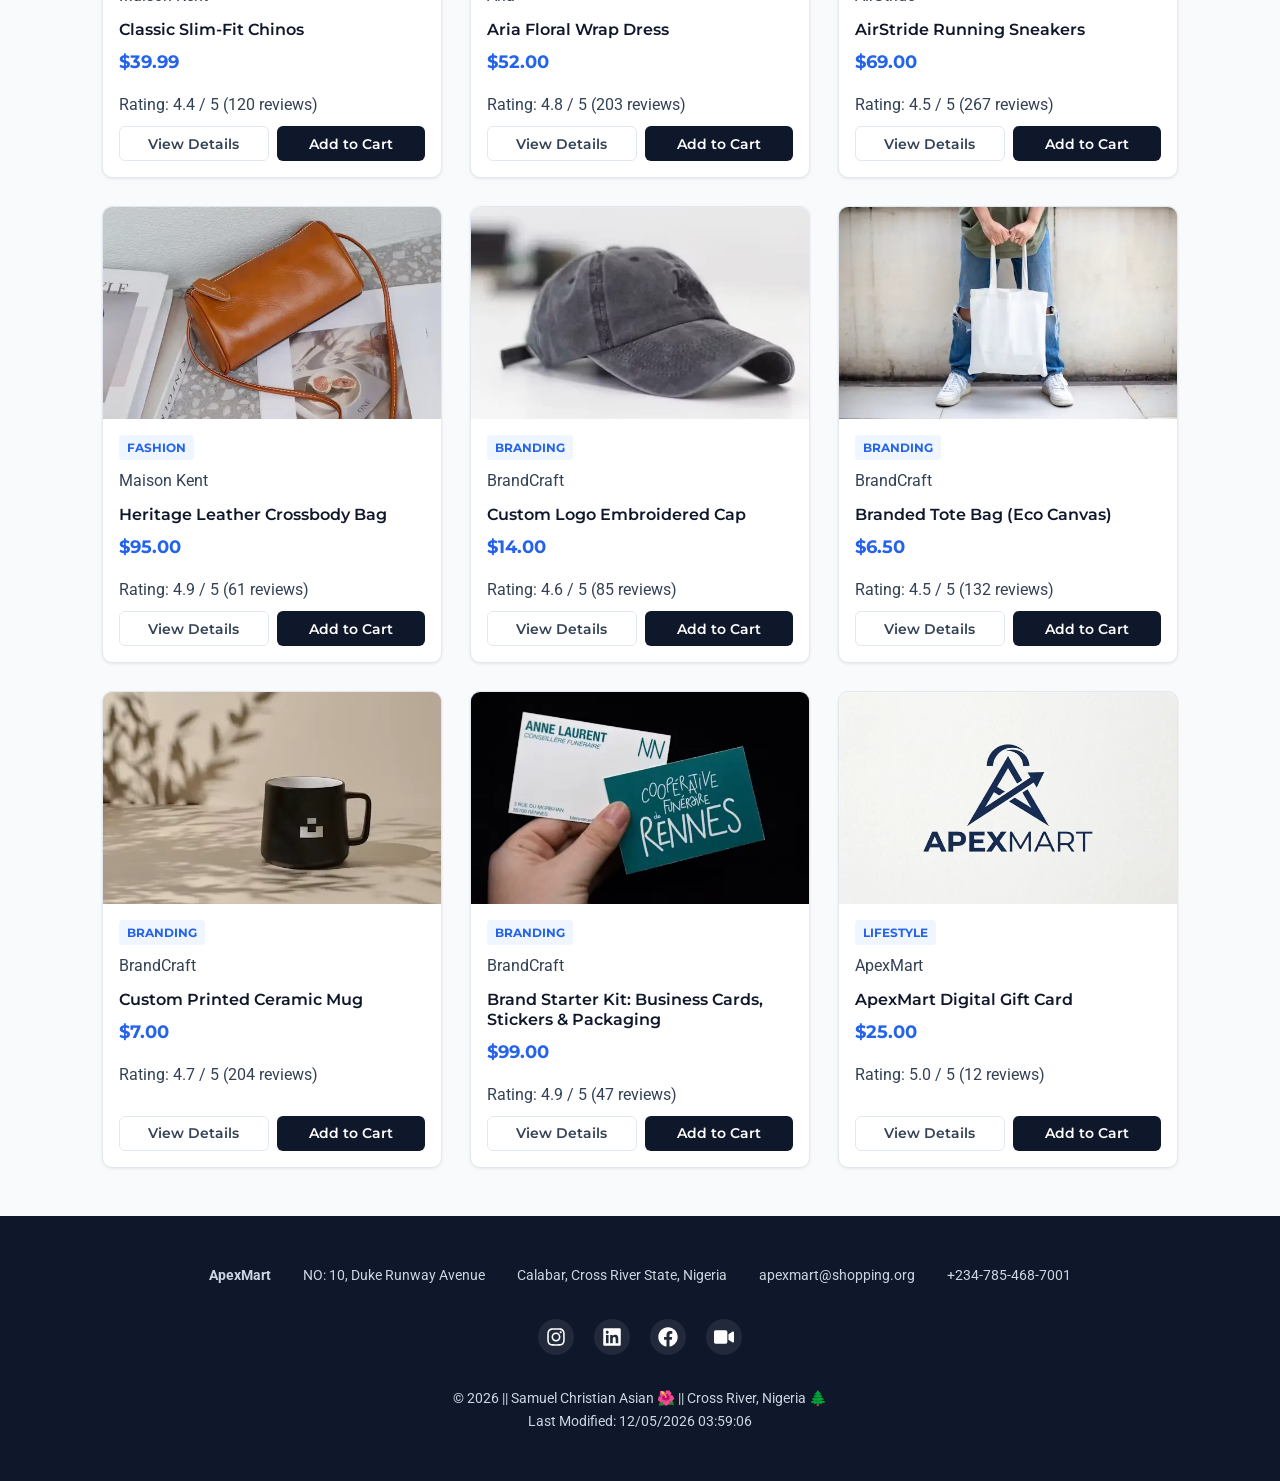
<file: apexmart/shop.html>
﻿<!DOCTYPE html>
<html lang="en">
<head>
    <meta charset="UTF-8">
    <meta name="viewport" content="width=device-width, initial-scale=1.0">
    <title>ApexMart — Shop Catalog</title>
    <meta name="author" content="Samuel Christian Asian">
    <meta name="description" content="Browse and search the full ApexMart catalog of digital tech gadgets, fashion, and lifestyle essentials.">
    <meta property="og:title" content="ApexMart — Shop Catalog">
    <meta property="og:description" content="Explore our complete collection of gadgets, fashion, and lifestyle products. Fast search, easy filtering, and quick checkout.">
    <meta property="og:image" content="https://asianhit.github.io/wdd231/apexmart/images/apexmart-hero.webp">
    <meta property="og:type" content="website">
    <meta property="og:url" content="https://asianhit.github.io/wdd231/apexmart/index.html">

    <link rel="stylesheet" href="styles/apexmart-small.css">
    <link rel="stylesheet" href="styles/apexmart-large.css">
    <link rel="preconnect" href="https://fonts.googleapis.com">
    <link rel="preconnect" href="https://fonts.gstatic.com" crossorigin>
    <link href="https://fonts.googleapis.com/css2?family=Montserrat:wght@400;600;700&family=Roboto:wght@400;500&display=swap" rel="stylesheet">
    <link rel="icon" href="images/apexmar-favicon.ico">

    <script type="module" src="scripts/apexmart.mjs"></script>
    <script type="module" src="scripts/time-date.mjs"></script>
    <script type="module" src="scripts/weather.mjs"></script>
</head>
<body>
    <header>
        <div class="site-branding" id="site-branding">
            <img src="images/apexmart-logo.webp" alt="ApexMart Logo" loading="eager" width="45" height="45">
            <span>ApexMart<br>Digital &amp; Fashion</span>
        </div>

        <div class="header-controls">
            <button id="theme-btn" class="icon-btn" aria-label="Toggle Theme" type="button">🌓</button>
            <button id="cart-btn" class="icon-btn" aria-label="Open Cart" type="button">🛒 <span id="cart-count">0</span></button>
            <button id="ham-btn" class="hamburger" aria-label="Toggle navigation" type="button">☰</button>
        </div>

        <nav class="navigation" id="navigation" aria-label="Main navigation">
            <ul>
                <li><a href="index.html">Home</a></li>
                <li class="current"><a href="shop.html">Shop</a></li>
                <li><a href="blog.html">Blog</a></li>
            </ul>
        </nav>
    </header>

    <main>
        <section class="shop-controls-section">
            <div class="shop-header">
                <h1>Shop Catalog</h1>
                <p>Explore high-quality tech gadgets and fashion essentials.</p>
            </div>

            <div class="filter-search-container">
                <form class="search-form" id="search-form" role="search" onsubmit="return false;">
                    <label for="search-input" class="visually-hidden">Search products</label>
                    <input
                        type="search"
                        id="search-input"
                        placeholder="Search gadgets, apparel, accessories..."
                        aria-label="Search items in store"
                        autocomplete="off">
                    <button type="button" id="clear-search-btn" aria-label="Clear Search">❌</button>
                </form>

                <div class="category-filters" id="category-filters">
                    <button type="button" class="filter-pill active" data-category="all">All Items</button>
                    <button type="button" class="filter-pill" data-category="gadgets" aria-pressed="false">Gadgets</button>
                    <button type="button" class="filter-pill" data-category="fashion" aria-pressed="false">Fashion</button>
                    <button type="button" class="filter-pill" data-category="branding" aria-pressed="false">Branding</button>
                    <button type="button" class="filter-pill" data-category="lifestyle" aria-pressed="false">Lifestyle</button>
                </div>
            </div>
        </section>

        <section class="shop-catalog-section">
            <div class="catalog-status">
                <p id="search-status-text" role="status" aria-live="polite">Loading products...</p>
            </div>

            <div id="shop-products-container" class="product-grid"></div>
        </section>

        <dialog id="product-modal" class="modal" aria-label="Product details">
            <div class="modal-content" id="modal-content"></div>
        </dialog>

        <dialog id="cart-modal" class="modal" aria-labelledby="cart-title">
            <div class="modal-content">
            <button type="button" id="close-cart-btn" class="close-modal-btn" aria-label="Close shopping cart">❌</button>
            <h2 id="cart-title">Your Shopping Cart</h2>
                <div id="cart-items-container"></div>
                <div class="cart-footer">
                    <p>Total: <strong id="cart-total">$0.00</strong></p>
                    <button type="button" class="checkout-btn">Proceed to Checkout</button>
                </div>
            </div>
        </dialog>
    </main>

    <footer>
        <div class="footer-info">
            <p><strong>ApexMart</strong></p>
            <p>NO: 10, Duke Runway Avenue</p>
            <p>Calabar, Cross River State, Nigeria</p>
            <p>apexmart@shopping.org</p>
            <p>+234-785-468-7001</p>
        </div>

        <div class="socials">
            <a href="https://instagram.com/22nd_liq?exln=MW00cjFhZWFlYWs5ag%3D%3D&utm_source=qr" target="_blank" rel="noopener noreferrer" aria-label="Instagram Profile">
                <img src="images/instagram-brands-solid.svg" alt="Instagram Icon" loading="lazy" width="20" height="20">
            </a>
            <a href="https://www.linkedin.com/in/samuel-asian-b71644352" target="_blank" rel="noopener noreferrer" aria-label="LinkedIn Profile">
                <img src="images/linkedin-brands-solid.svg" alt="LinkedIn Icon" loading="lazy" width="20" height="20">
            </a>
            <a href="https://www.facebook.com/share/1NMB2LXXo8/?mibextid=wwXIfr" target="_blank" rel="noopener noreferrer" aria-label="Facebook Profile">
                <img src="images/facebook-brands-solid.svg" alt="Facebook Icon" loading="lazy" width="20" height="20">
            </a>
            <a href="https://www.loom.com/share/83a554a6249040779c5a4e336033c141" target="_blank" rel="noopener noreferrer" aria-label="Loom video">
                <img src="images/video-solid.svg" alt="Video icon" loading="lazy" width="20" height="20">
            </a>
        </div>

        <div class="footer-meta">
            <p>© <span id="currentYear"></span> || Samuel Christian Asian 🌺 || Cross River, Nigeria 🌲</p>
            <p>Last Modified: <span id="lastModified"></span></p>
            <!-- <p><a href="attributions.html" class="attribution-link">Attributions</a></p> -->
        </div>
    </footer>
</body>
</html>
</file>
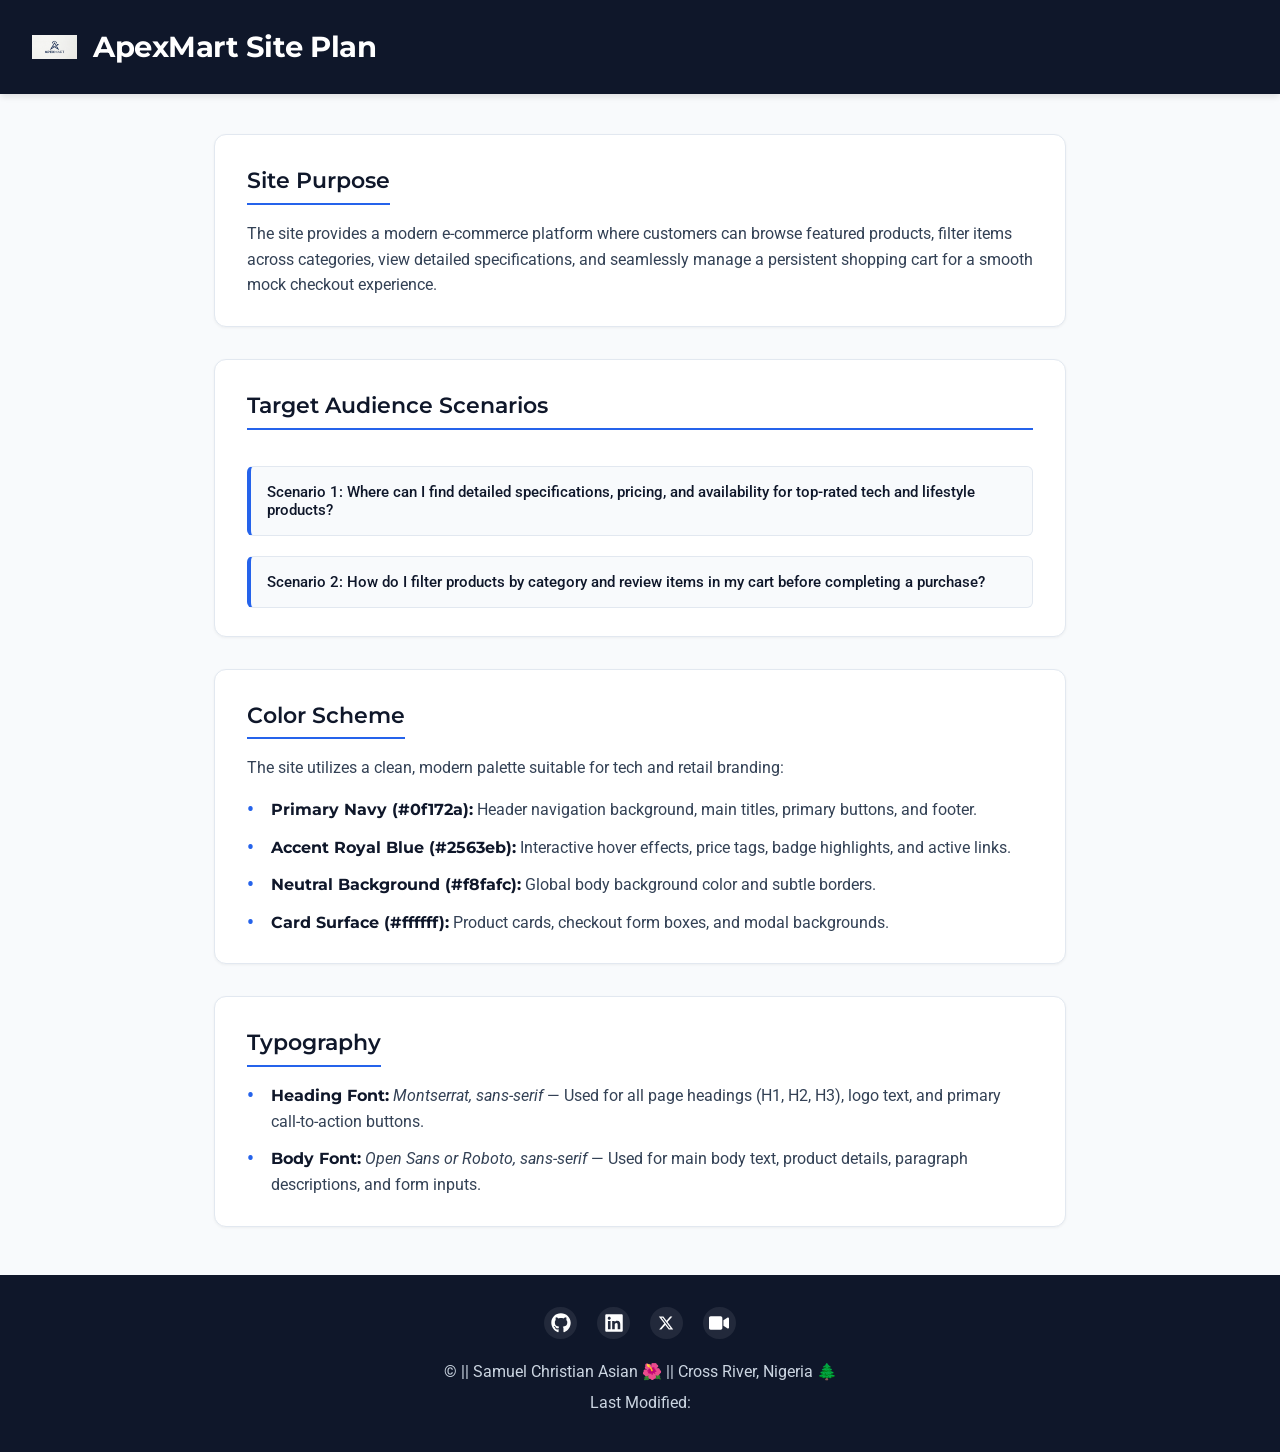
<file: apexmart/site-plan.html>
<!DOCTYPE html>
<html lang="en">
<head>
    <meta charset="UTF-8">
    <meta name="viewport" content="width=device-width, initial-scale=1.0">
    <title>ApexMart Site Plan</title>
    <meta name="author" content="Samuel Christian Asian">
    <meta name="description" content="ApexMart — Discover high-quality tech, fashion, and lifestyle essentials at ApexMart. Shop the latest deals, enjoy fast shipping, and upgrade your everyday style.">
    <link rel="icon" href="../apexmart/images/apexmar-favicon.ico">
    
    <!-- Google Fonts Integration -->
    <link rel="preconnect" href="https://fonts.googleapis.com">
    <link rel="preconnect" href="https://fonts.gstatic.com" crossorigin>
    <link href="https://fonts.googleapis.com/css2?family=Montserrat:ital,wght@0,100..900;1,100..900&family=Open+Sans:ital,wght@0,300..800;1,300..800&family=Roboto:ital,wght@0,100..900;1,100..900&family=Titillium+Web:ital,wght@0,200;0,300;0,400;0,600;0,700;0,900;1,200;1,300;1,400;1,600;1,700&display=swap" rel="stylesheet">
    
    <link rel="stylesheet" href="styles/siteplan-apexmart.css">
    <meta property="og:title" content="ApexMart Site Plan">
    <meta property="og:image" content="https://asianhit.github.io/wdd231/apexmart/images/apexmart-hero.webp">
    <meta property="og:url" content="https://asianhit.github.io/wdd231/apexmart/index.html">
</head>
<body>
    <header>
        <img src="images/apexmart-logo.webp" alt="ApexMart Logo" loading="eager" width="45" height="45">
        <h1>ApexMart Site Plan</h1>
    </header>

    <main>
        <!-- Site Purpose -->
        <section class="site-purpose">
            <h2>Site Purpose</h2>
            <p>The site provides a modern e-commerce platform where customers can browse featured products, filter items across categories, view detailed specifications, and seamlessly manage a persistent shopping cart for a smooth mock checkout experience.</p>
        </section>

        <!-- Scenarios -->
        <section class="scenarios">
            <h2>Target Audience Scenarios</h2>
            
            <div class="scenario-item">
                <button type="button" class="scenario-btn">
                    <span>Scenario 1: Where can I find detailed specifications, pricing, and availability for top-rated tech and lifestyle products?</span>
                </button>
                <dialog>
                    <p>Visitors can click directly on any product card or navigate to the catalog page to view detailed specifications, prices, and stock status.</p>
                    <button type="button" aria-label="Close dialog">❌</button>
                </dialog>
            </div>

            <div class="scenario-item">
                <button type="button" class="scenario-btn">
                    <span>Scenario 2: How do I filter products by category and review items in my cart before completing a purchase?</span>
                </button>
                <dialog>
                    <p>Users can utilize category filters on the shop page and access the cart page/drawer anytime via the top navigation bar.</p>
                    <button type="button" aria-label="Close dialog">❌</button>
                </dialog>
            </div>
        </section>

        <!-- Color Scheme -->
        <section class="color-scheme">
            <h2>Color Scheme</h2>
            <p>The site utilizes a clean, modern palette suitable for tech and retail branding:</p>
            <ul>
                <li><strong>Primary Navy (#0f172a):</strong> Header navigation background, main titles, primary buttons, and footer.</li>
                <li><strong>Accent Royal Blue (#2563eb):</strong> Interactive hover effects, price tags, badge highlights, and active links.</li>
                <li><strong>Neutral Background (#f8fafc):</strong> Global body background color and subtle borders.</li>
                <li><strong>Card Surface (#ffffff):</strong> Product cards, checkout form boxes, and modal backgrounds.</li>
            </ul>
        </section>

        <!-- Typography -->
        <section class="typography">
            <h2>Typography</h2>
            <ul>
                <li><strong>Heading Font:</strong> <em>Montserrat, sans-serif</em> — Used for all page headings (H1, H2, H3), logo text, and primary call-to-action buttons.</li>
                <li><strong>Body Font:</strong> <em>Open Sans or Roboto, sans-serif</em> — Used for main body text, product details, paragraph descriptions, and form inputs.</li>
            </ul>
        </section>
    </main>

    <footer>
        <div class="socials">
            <a href="https:https://github.com/Asianhit" target="_blank" rel="noopener noreferrer" aria-label="Github">
                <img src="images/github-brands-solid.svg" alt="Github Icon" loading="lazy" width="20" height="20">
            </a>
            <a href="https://www.linkedin.com/in/samuel-asian-b71644352" target="_blank" rel="noopener noreferrer" aria-label="LinkedIn Profile">
                <img src="images/linkedin-brands-solid.svg" alt="LinkedIn Icon" loading="lazy" width="20" height="20">
            </a>
            <a href="https://x.com/samuelasian?s=11" target="_blank" rel="noopener noreferrer" aria-label="X Profile">
                <img src="images/x-twitter.svg" alt="X Icon" loading="lazy" width="20" height="20">
            </a>
            <a href="https://www.loom.com/share/83a554a6249040779c5a4e336033c141" target="_blank" rel="noopener noreferrer" aria-label="Loom video">
                <img src="images/video-solid.svg" alt="Video icon" loading="lazy" width="20" height="20">
            </a>
        </div>

        <div class="footer-meta">
            <p>© <span id="currentYear"></span> || Samuel Christian Asian 🌺 || Cross River, Nigeria 🌲</p>
            <p>Last Modified: <span id="lastModified"></span></p>
        </div>
    </footer>
</body>
</html>
</file>
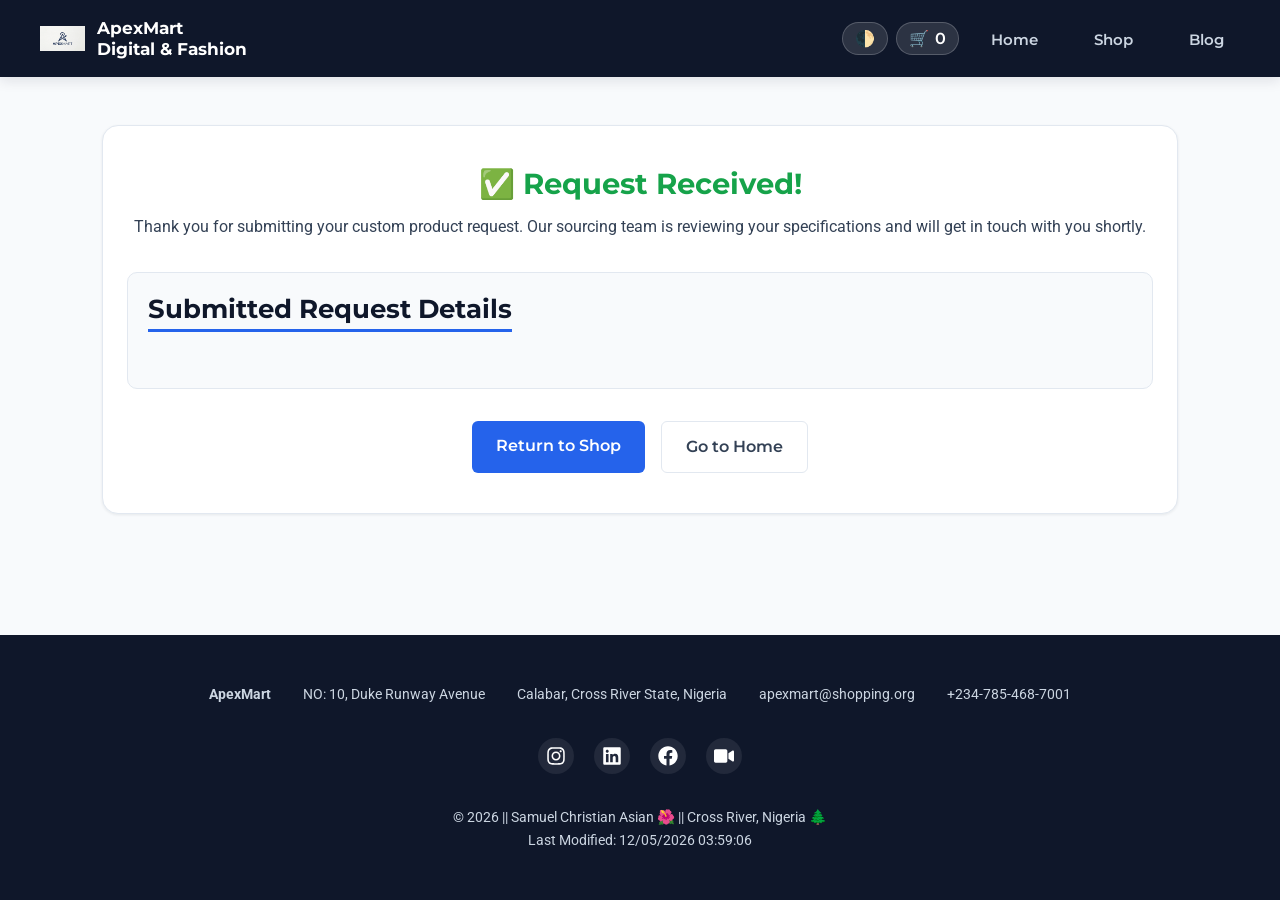
<file: apexmart/thankyou.html>
<!DOCTYPE html>
<html lang="en">
<head>
    <meta charset="UTF-8">
    <meta name="viewport" content="width=device-width, initial-scale=1.0">
    <title>ApexMart — Request Received</title>
    <meta name="author" content="Samuel Christian Asian">
    <meta name="description" content="Thank you for submitting your custom product request to ApexMart.">
    
    <!-- Open Graph Meta Tags -->
    <meta property="og:title" content="ApexMart — Request Received">
    <meta property="og:description" content="Confirmation of your custom product request.">
    <meta property="og:image" content="https://asianhit.github.io/wdd231/apexmart/images/apexmart-hero.webp">
    <meta property="og:type" content="website">
    <meta property="og:url" content="https://asianhit.github.io/wdd231/apexmart/index.html">

    <!-- Stylesheets & Fonts -->
    <link rel="stylesheet" href="styles/apexmart-small.css">
    <link rel="stylesheet" href="styles/apexmart-large.css">
    <link rel="preconnect" href="https://fonts.googleapis.com">
    <link rel="preconnect" href="https://fonts.gstatic.com" crossorigin>
    <link href="https://fonts.googleapis.com/css2?family=Montserrat:wght@400;600;700&family=Roboto:wght@400;500&display=swap" rel="stylesheet">
    <link rel="icon" href="../apexmart/images/apexmar-favicon.ico">

    <!-- External ES Modules -->
    <script type="module" src="scripts/apexmart.mjs"></script>
    <script type="module" src="scripts/time-date.mjs"></script>
</head>
<body>

    <!-- Header Navigation Section -->
    <header>
        <div class="site-branding" id="site-branding">
            <img src="images/apexmart-logo.webp" alt="ApexMart Logo" loading="eager" width="45" height="45">
            <span>ApexMart <br>Digital & Fashion</span>
        </div>

        <div class="header-controls">
            <!-- Theme Toggle -->
            <button id="theme-btn" class="icon-btn" aria-label="Toggle Theme" type="button">🌓</button>
            <!-- Cart Trigger Button -->
            <button id="cart-btn" class="icon-btn" aria-label="Open Cart" type="button">🛒 <span id="cart-count">0</span></button>
            <!-- Hamburger Toggle -->
            <button id="ham-btn" class="hamburger" aria-label="Toggle navigation" type="button">☰</button>
        </div>

        <nav class="navigation" id="navigation" aria-label="Main navigation">
            <ul>
                <li><a href="index.html">Home</a></li>
                <li><a href="shop.html">Shop</a></li>
                <li><a href="blog.html">Blog</a></li>
            </ul>
        </nav>
    </header>

    <main class="response-main-container">
        <section class="response-card">
            <h1>✅ Request Received!</h1>
            <p>Thank you for submitting your custom product request. Our sourcing team is reviewing your specifications and will get in touch with you shortly.</p>

            <div id="form-data-display" class="form-data-summary">
                <h2>Submitted Request Details</h2>
                <ul id="submitted-params-list" class="params-list">
                    <!-- Dynamic details injected via scripts/form-response.mjs -->
                </ul>
            </div>

            <div class="response-actions">
                <a href="shop.html" class="hero-btn">Return to Shop</a>
                <a href="index.html" class="secondary-btn">Go to Home</a>
            </div>
        </section>

        <!-- Shopping Cart Modal / Drawer -->
        <dialog id="cart-modal" class="modal" aria-labelledby="cart-title">
            <div class="modal-content">
            <button type="button" id="close-cart-btn" class="close-modal-btn" aria-label="Close shopping cart">❌</button>
            <h2 id="cart-title">Your Shopping Cart</h2>
                <div id="cart-items-container">
                    <!-- JS renders items from localStorage here -->
                </div>
                <div class="cart-footer">
                    <p>Total: <strong id="cart-total">$0.00</strong></p>
                    <button type="button" class="checkout-btn">Proceed to Checkout</button>
                </div>
            </div>
        </dialog>
    </main>

    <!-- Footer Section -->
    <footer>
        <div class="footer-info">
            <p><strong>ApexMart</strong></p>
            <p>NO: 10, Duke Runway Avenue</p>
            <p>Calabar, Cross River State, Nigeria</p>
            <p>apexmart@shopping.org</p>
            <p>+234-785-468-7001</p>
        </div>

        <div class="socials">
            <a href="https://instagram.com/22nd_liq?exln=MW00cjFhZWFlYWs5ag%3D%3D&utm_source=qr" target="_blank" rel="noopener noreferrer" aria-label="Instagram Profile">
                <img src="images/instagram-brands-solid.svg" alt="Instagram Icon" loading="lazy" width="20" height="20">
            </a>
            <a href="https://www.linkedin.com/in/samuel-asian-b71644352" target="_blank" rel="noopener noreferrer" aria-label="LinkedIn Profile">
                <img src="images/linkedin-brands-solid.svg" alt="LinkedIn Icon" loading="lazy" width="20" height="20">
            </a>
            <a href="https://www.facebook.com/share/1NMB2LXXo8/?mibextid=wwXIfr" target="_blank" rel="noopener noreferrer" aria-label="Facebook Profile">
                <img src="images/facebook-brands-solid.svg" alt="Facebook Icon" loading="lazy" width="20" height="20">
            </a>
            <a href="https://www.loom.com/share/83a554a6249040779c5a4e336033c141" target="_blank" rel="noopener noreferrer" aria-label="Loom video">
                <img src="images/video-solid.svg" alt="Video icon" loading="lazy" width="20" height="20">
            </a>
        </div>

        <div class="footer-meta">
            <p>© <span id="currentYear"></span> || Samuel Christian Asian 🌺 || Cross River, Nigeria 🌲</p>
            <p>Last Modified: <span id="lastModified"></span></p>
            <!-- <p><a href="attributions.html" class="attribution-link">Attributions</a></p> -->
        </div>
    </footer>

</body>
</html>
</file>
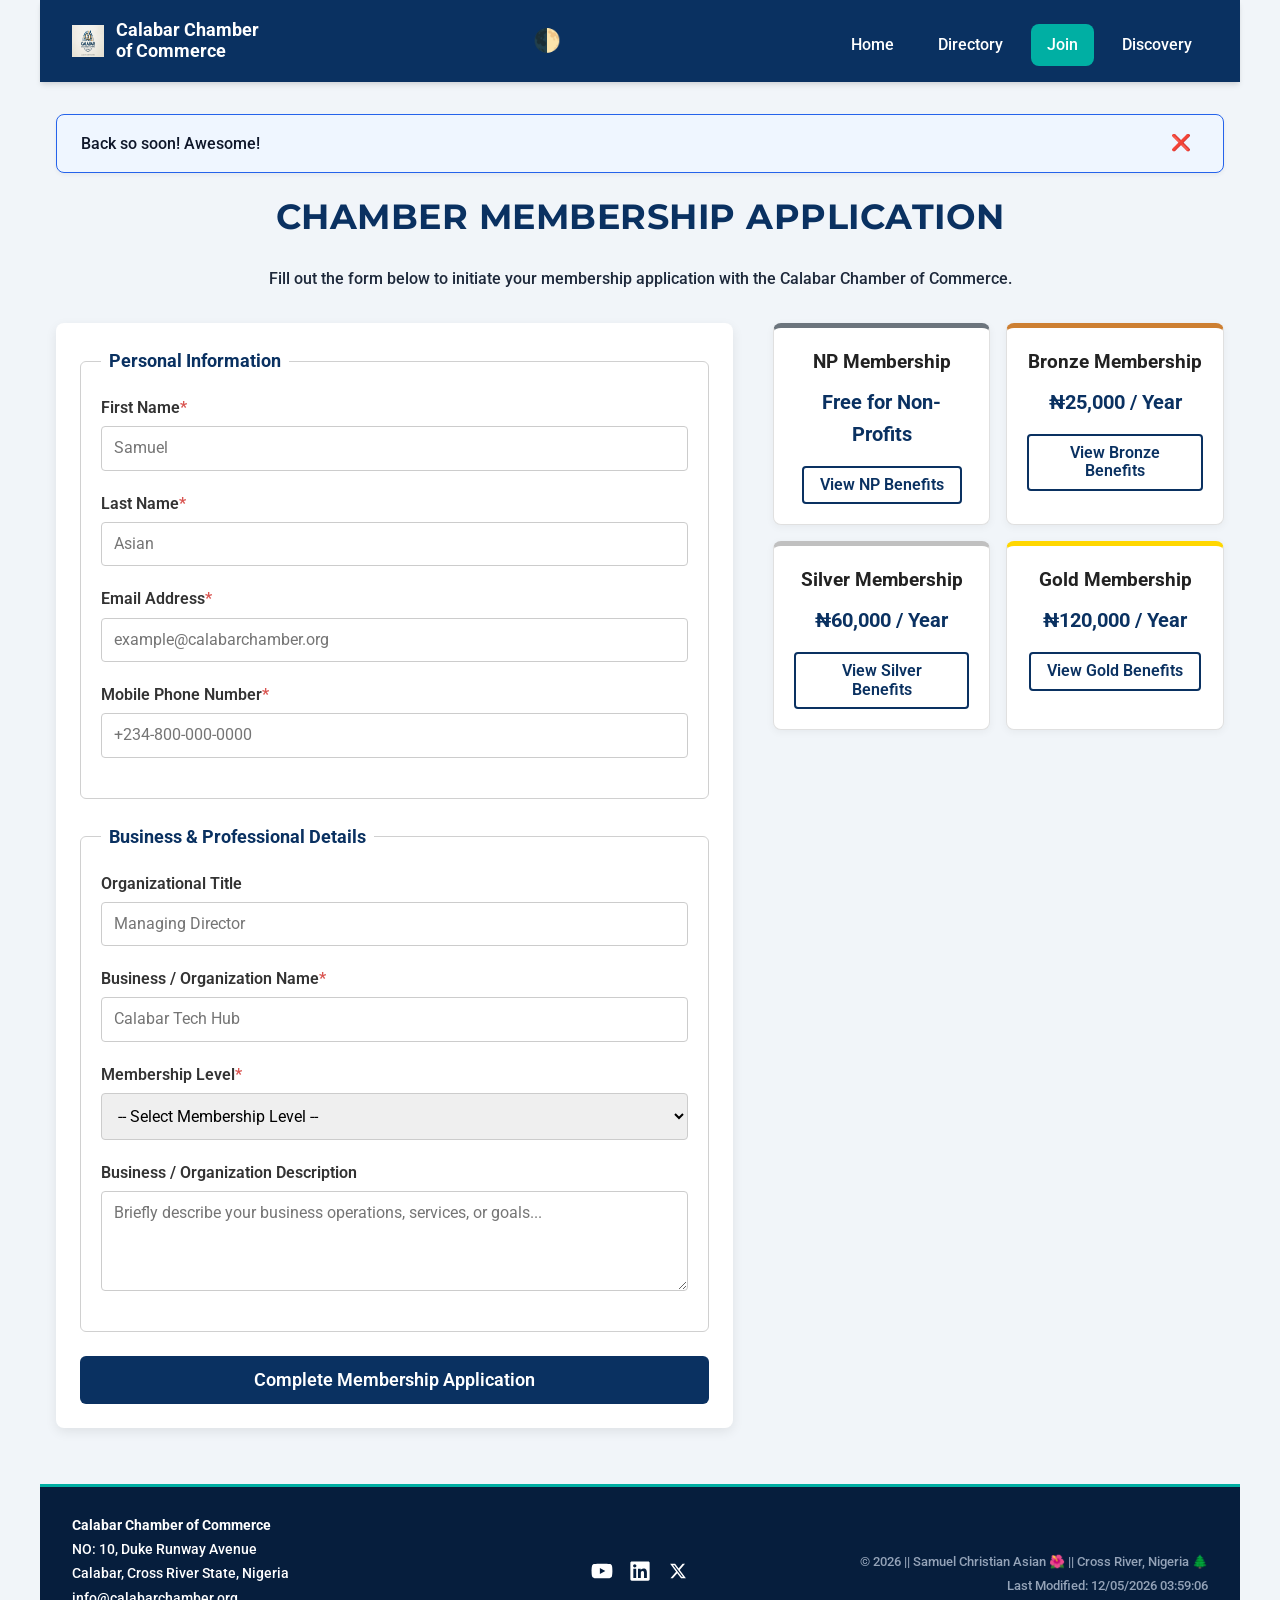
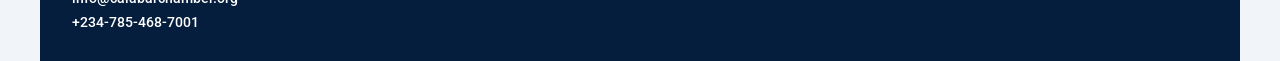
<file: chamber/join.html>
<!DOCTYPE html>
<html lang="en">
<head>
    <meta charset="UTF-8">
    <meta name="viewport" content="width=device-width, initial-scale=1.0">
    <title>Join Us - Calabar Chamber of Commerce</title>
    
    <!-- Meta Descriptions & Authorship -->
    <meta name="author" content="Samuel Christian Asian">
    <meta name="description" content="Apply for membership with the Calabar Chamber of Commerce to connect, grow, and empower your business.">
    
    <!-- Open Graph / Social Media Meta -->
    <meta property="og:title" content="Join - Calabar Chamber of Commerce">
    <meta property="og:description" content="Become a member of the Calabar Chamber of Commerce and gain access to networking, training, and spotlight benefits.">
    <meta property="og:url" content="https://asianhit.github.io/wdd231/chamber/join.html">
    <meta property="og:image" content="https://asianhit.github.io/wdd231/chamber/images/calabar-hero-image.webp">
    <meta property="og:type" content="website">
    
    <!-- Favicon & Stylesheets -->
    <link rel="icon" href="favicon.ico">
    <link rel="stylesheet" href="styles/normalize.css">
    <link rel="stylesheet" href="styles/chamber-small.css">
    <link rel="stylesheet" href="styles/chamber-large.css">
    <link rel="stylesheet" href="styles/chamber-tablet.css">
    
    <!-- Google Fonts -->
    <link rel="preconnect" href="https://fonts.googleapis.com">
    <link rel="preconnect" href="https://fonts.gstatic.com" crossorigin>
    <link href="https://fonts.googleapis.com/css2?family=Montserrat:wght@400;600;700&family=Roboto:wght@400;500&display=swap" rel="stylesheet">
    
    <!-- JavaScript Modules -->
    <script type="module" src="scripts/cham-home.mjs"></script>
    <script type="module" src="scripts/chamber.mjs"></script>
    <script src="scripts/thankyou.js" defer></script>
    <script src="scripts/join.mjs" defer></script>
    <script type="module" src="scripts/chamber.mjs"></script>
    <script type="module" src="scripts/discovery.mjs"></script>
</head>

<body>
    <!-- HEADER & NAVIGATION -->
    <header>
        <div class="site-branding">
            <img src="images/chmaber-logo.webp" alt="Calabar Chamber of Commerce Logo" width="40" height="40">
            <span>Calabar Chamber<br>of Commerce</span>
        </div>
        
        <div class="header-controls">
            <button id="theme-btn" class="icon-btn" aria-label="Toggle Theme" type="button">🌓</button>
            <button id="ham-btn" class="hamburger" aria-label="Toggle navigation" type="button"></button>
        </div>

        <nav id="nav-bar" class="navigation" aria-label="Main navigation">
            <ul>
                <li><a href="index.html">Home</a></li>
                <li><a href="directory.html">Directory</a></li>
                <li class="current"><a href="join.html">Join</a></li>
                <li><a href="discover.html">Discovery</a></li>
            </ul>
        </nav>
    </header>

    <main class="join-main">
        <div class="join-header">
            <h1 class="title">Chamber Membership Application</h1>
            <p>Fill out the form below to initiate your membership application with the Calabar Chamber of Commerce.</p>
        </div>

        <div class="join-container">
            <!-- APPLICATION FORM -->
            <form class="join-form get-info" id="getInfo" method="get" action="thankyou.html">
                <fieldset>
                    <legend>Personal Information</legend>

                    <div class="form-item">
                        <label for="user-fname">First Name<span class="required">*</span></label>
                        <input type="text" id="user-fname" name="fname" placeholder="Samuel" required title="Please enter your first name" autocomplete="given-name">
                    </div>

                    <div class="form-item">
                        <label for="user-lname">Last Name<span class="required">*</span></label>
                        <input type="text" id="user-lname" name="lname" placeholder="Asian" required title="Please enter your last name" autocomplete="family-name">
                    </div>

                    <div class="form-item">
                        <label for="email">Email Address<span class="required">*</span></label>
                        <input type="email" id="email" name="email" placeholder="example@calabarchamber.org" required title="Please enter a valid email address" autocomplete="email">
                    </div>

                    <div class="form-item">
                        <label for="phone-number">Mobile Phone Number<span class="required">*</span></label>
                        <input type="tel" id="phone-number" name="phone-number" placeholder="+234-800-000-0000" required title="Please enter your mobile phone number" autocomplete="tel">
                    </div>
                </fieldset>

                <fieldset>
                    <legend>Business & Professional Details</legend>

                    <div class="form-item">
                        <label for="org-title">Organizational Title</label>
                        <input type="text" id="org-title" name="org-title" placeholder="Managing Director" title="Must contain at least 7 letters, hyphens, or spaces" autocomplete="organization-title" pattern="[A-Za-z\s\-]{7,}">
                    </div>

                    <div class="form-item">
                        <label for="business-name">Business / Organization Name<span class="required">*</span></label>
                        <input type="text" id="business-name" name="organization" placeholder="Calabar Tech Hub" required title="Please enter your business or organization name" autocomplete="organization">
                    </div>

                    <div class="form-item">
                        <label for="membership-level">Membership Level<span class="required">*</span></label>
                        <select id="membership-level" name="membership-level" required title="Select a membership level">
                            <option value="" disabled selected>-- Select Membership Level --</option>
                            <option value="np">NP Membership (Non-Profit - Free)</option>
                            <option value="bronze">Bronze Membership</option>
                            <option value="silver">Silver Membership</option>
                            <option value="gold">Gold Membership</option>
                        </select>
                    </div>

                    <div class="form-item">
                        <label for="business-desc">Business / Organization Description</label>
                        <textarea id="business-desc" name="business-desc" rows="4" placeholder="Briefly describe your business operations, services, or goals..." title="Provide a brief description of your business"></textarea>
                    </div>

                    <!-- Hidden Timestamp Field -->
                    <input type="hidden" id="timestamp" name="timestamp">
                </fieldset>

                <input type="submit" value="Complete Membership Application" class="submit-btn">
            </form>

            <!-- MEMBERSHIP LEVEL CARDS -->
            <section class="membership-cards" aria-label="Membership Levels and Benefits">
                <article class="membership-card np">
                    <h3>NP Membership</h3>
                    <p class="price">Free for Non-Profits</p>
                    <button type="button" class="modal-btn open-modal-btn" data-modal="modal-np">View NP Benefits</button>
                </article>

                <article class="membership-card bronze">
                    <h3>Bronze Membership</h3>
                    <p class="price">₦25,000 / Year</p>
                    <button type="button" class="modal-btn open-modal-btn" data-modal="modal-bronze">View Bronze Benefits</button>
                </article>

                <article class="membership-card silver">
                    <h3>Silver Membership</h3>
                    <p class="price">₦60,000 / Year</p>
                    <button type="button" class="modal-btn open-modal-btn" data-modal="modal-silver">View Silver Benefits</button>
                </article>

                <article class="membership-card gold">
                    <h3>Gold Membership</h3>
                    <p class="price">₦120,000 / Year</p>
                    <button type="button" class="modal-btn open-modal-btn" data-modal="modal-gold">View Gold Benefits</button>
                </article>
            </section>
        </div>

        <!-- HTML MODALS FOR BENEFITS -->
        <dialog id="modal-np" class="benefits-modal">
            <div class="modal-content">
                <button type="button" class="close-modal-btn" aria-label="Close modal">❌</button>
                <h3>Non-Profit (NP) Membership Benefits</h3>
                <ul>
                    <li>Free annual membership for registered non-profits</li>
                    <li>Listing in the public online Chamber Directory</li>
                    <li>Access to general networking events</li>
                    <li>Invitation to community development workshops</li>
                </ul>
            </div>
        </dialog>

        <dialog id="modal-bronze" class="benefits-modal">
            <div class="modal-content">
                <button type="button" class="close-modal-btn" aria-label="Close modal">❌</button>
                <h3>Bronze Membership Benefits</h3>
                <ul>
                    <li>Includes all NP level benefits</li>
                    <li>Discounted entry to Chamber seminars & training programs</li>
                    <li>Standard business profile in the member directory</li>
                    <li>Quarterly business newsletter features</li>
                </ul>
            </div>
        </dialog>

        <dialog id="modal-silver" class="benefits-modal">
            <div class="modal-content">
                <button type="button" class="close-modal-btn" aria-label="Close modal">❌</button>
                <h3>Silver Membership Benefits</h3>
                <ul>
                    <li>Includes all Bronze level benefits</li>
                    <li>Eligibility for Home Page Member Spotlight placement</li>
                    <li>15% discount on event sponsorships and booth spaces</li>
                    <li>Access to exclusive B2B networking luncheons</li>
                </ul>
            </div>
        </dialog>

        <dialog id="modal-gold" class="benefits-modal">
            <div class="modal-content">
                <button type="button" class="close-modal-btn" aria-label="Close modal">❌</button>
                <h3>Gold Membership Benefits</h3>
                <ul>
                    <li>Includes all Silver level benefits</li>
                    <li>Priority placement in Home Page Spotlight & Directory listings</li>
                    <li>Free access to all annual Chamber training courses</li>
                    <li>Dedicated promotional banner on Chamber digital media</li>
                    <li>VIP seating at state economic summits</li>
                </ul>
            </div>
        </dialog>
    </main>

    <!-- FOOTER -->
    <footer>
        <div class="footer-info">
            <p><strong>Calabar Chamber of Commerce</strong></p>
            <p>NO: 10, Duke Runway Avenue</p>
            <p>Calabar, Cross River State, Nigeria</p>
            <p>info@calabarchamber.org</p>
            <p>+234-785-468-7001</p>
        </div>

        <div class="socials">
            <a href="https://www.youtube.com/@MindFramePsychology-k1c" target="_blank" rel="noopener noreferrer" aria-label="YouTube Channel">
                <img src="images/youtube-brands-solid.svg" alt="YouTube Icon" loading="lazy" width="20" height="20">
            </a>
            <a href="https://www.linkedin.com/in/samuel-asian-b71644352" target="_blank" rel="noopener noreferrer" aria-label="LinkedIn Profile">
                <img src="images/linkedin-brands-solid.svg" alt="LinkedIn Icon" loading="lazy" width="20" height="20">
            </a>
            <a href="https://x.com/samuelasian?s=11" target="_blank" rel="noopener noreferrer" aria-label="X Profile">
                <img src="images/x-twitter.svg" alt="X Icon" loading="lazy" width="20" height="20">
            </a>
        </div>

        <div class="footer-meta">
            <p>© <span id="currentYear"></span> || Samuel Christian Asian 🌺 || Cross River, Nigeria 🌲</p>
            <p>Last Modified: <span id="lastModified"></span></p>
        </div>
    </footer>
</body>
</html>
</file>
<file: styles/bass.css>
/*---------------- COLOR SCHEME ------------
terra cotta: #E07A5F
deep slate blue: #3D405B
*/

/*************************** SITE WIDE ********************/
* {
  font-family: "Josefin Sans", sans-serif;
  box-sizing: border-box;
}

.montserrat- {
  font-family: "Montserrat", sans-serif;
  font-optical-sizing: auto;
}

body {
  margin: 0;
  padding: 0;
  background-color: #fff;
}

/*********** HEADER ************************/
header {
  display: grid;
  grid-template-columns: auto 1fr auto;
  align-items: center;
  padding: 10px 15px;
  border-bottom: 1px solid #ddd;
  background-color: #eee;
}

.site-branding {
  display: flex;
  align-items: center;
  gap: 10px;
}

.site-branding img {
  display: block;
  width: 24px;
  height: auto;
}

.site-branding span {
  font-size: 1.1rem;
  font-weight: 600;
  color: #3D405B;
}

/************* Hamburger Navigation ****************/
.hamburger {
  background: none;
  border: none;
  color: #3D405B;
  cursor: pointer;
  padding: 0;
  line-height: 1;
}

.hamburger::after {
  content: "\2630";
  font-size: 1.8rem;
}

.hamburger.show::after {
  content: "\00D7";
  font-size: 2rem;
}

/****************************** NAVIGATION **************************/
.navigation {
  display: none;
  grid-column: 1 / -1;
}

.navigation.show {
  display: block;
}

.navigation ul {
  list-style-type: none;
  margin: 10px 0 0 0;
  padding: 0;
}

.navigation a {
  display: block;
  text-decoration: none;
  border-bottom: 1px solid #ddd;
  padding: 0.8rem 10px;
  color: #333;
}

.navigation li.current a {
  background-color: #3D405B;
  color: #fff;
}

.navigation a:hover {
  background-color: #ddd;
}

/***************** MAIN *******************/
main {
  padding: 15px;
  display: flex;
  flex-direction: column;
  gap: 1.25rem; /* Standardized spacing between sections */
}

h1 {
  margin: 0;
  color: #3D405B;
  font-size: 1.5rem;
}

/* About Me Section */
.first-section {
  background-color: #eee;
  border: 1px solid #ccc;
}

.first-section h2 {
  background-color: #3D405B;
  text-align: center;
  color: #fff;
  width: 100%;
  font-size: 1rem;
  margin: 0 0 15px 0;
  padding: 10px 0;
}
.card {
  width: 100%;
}

.card h2 {
  background-color: #3D405B;
  color: #fff;
  text-align: center;
  font-size: 1rem;
  margin: 0;
  padding: 10px 0;
}

.card p {
  padding: 15px;
  margin: 0;
  line-height: 1.5;
  color: #222;
}

/* Student Picture Section */
.section-x {
  background-color: #eee;
  border: 1px solid #ccc;
  display: flex;
  flex-direction: column;
  align-items: center;
  padding-bottom: 15px;
}

.section-x h2 {
  background-color: #3D405B;
  text-align: center;
  color: #fff;
  width: 100%;
  font-size: 1rem;
  margin: 0 0 15px 0;
  padding: 10px 0;
}

.section-x img {
  width: 140px;
  height: 140px;
  object-fit: cover;
  border: 1px solid #bbb;
  box-shadow: 0 2px 5px rgba(0,0,0,0.1);
}

/* Web Certificate Courses Section */
.second-sections {
  background-color: #eee;
  border: 1px solid #ccc;
  padding-bottom: 15px;
  display: flex;
  flex-direction: column;
}

.second-sections h2 {
  background-color: #3D405B;
  color: #fff;
  text-align: center;
  font-size: 1rem;
  margin: 0 0 15px 0;
  padding: 10px 0;
}

.second-sections .category {
  display: flex;
  flex-direction:row;
  justify-content: space-between;
  gap: 10px;
  padding: 0 15px;
  margin-bottom: 15px;
}

.second-sections .category h3 {
  flex: 1;
  text-align: center;
  margin: 0;
  padding: 8px 0;
  background-color: #ccc;
  border: 1px solid #999;
  border-radius: 5px;
  font-size: 0.95rem;
  font-weight: 600;
}

.second-sections .specific {
  display: flex;
  flex-direction: column;
  gap: 10px;
  padding: 0 15px;
}

.second-sections .specific button {
  width: 100%;
  text-align: center;
  margin: 0;
  padding: 10px 0;
  background-color: #ccc;
  border: 1px solid #999;
  border-radius: 5px;
  font-size: 0.9rem;
  font-weight: 500;
  cursor: pointer;
}

.second-sections p {
  text-align: center;
  margin: 15px 0 0 0;
  font-size: 0.85rem;
  color: #333;
}

.second-sections .category button {
  flex: 1;
  text-align: center;
  margin: 0;
  padding: 8px 0;
  background-color: #ccc;
  border: 1px solid #666;
  border-radius: 6px;
  font-size: 1rem;
  font-weight: 600;
  cursor: pointer;
  color: #333;
}

.second-sections .category button:hover {
  background-color: #3D405B;
  color: #fff;
}

/************************ FOOTER ***********************/
footer {
  background-color: #eee;
  padding: 1.2rem 10px;
  border-top: 1px solid #ddd;
  text-align: center;
  display: flex;
  flex-direction: column;
  gap: 10px;
}

.socials {
  display: flex;
  justify-content: center;
  gap: 12px;
}

.socials a {
  display: flex;
  align-items: center;
  justify-content: center;
  border: 1px solid #ccc;
  border-radius: 4px;
  width: 40px;
  height: 40px;
  background-color: #fff;
}

.socials img {
  width: 20px;
  height: 20px;
}

.socials a:hover {
  background-color: #ddd;
}

footer p {
  margin: 0;
  font-size: 0.85rem;
  color: #333;
}
dialog {
  width: 400px;
  height: 300px;
  background-color: #3D405B;
  border: 1px solid rgb(0 0 0 / 10%);
  border-radius: 2px;
  padding: 5px;
}

::backdrop{
  background-color: rgb(0 0 0 / 50%);
}
dialog button {
  position: absolute;
  top: 23px;
  right: 23px;
  padding: .5rem 1rem;
  border: 1px solid rgb(0 0 0 / 10%);
}
</file>
<file: styles/large.css>
@media screen and (min-width: 550px) {

  /* Center page elements and restrict maximum width */
  header, main, nav, footer {
    max-width: 900px;
    margin: 0 auto;
    padding: 0 10px;
  }

  /* Header Layout */
  header {
    display: flex;
    flex-direction: row;
    column-gap: 6px;
    justify-content: space-between;
    align-items: center;
  }

  header img {
    width: 22px;
    height: 22px;
  }

  .hamburger {
    display: none;
  }

  /* Navigation Layout */
  .navigation {
    display: flex;
    border-bottom: none;
  }

  .navigation ul {
    display: flex;
    gap: 15px;
    margin: 0;
    padding: 0;
    list-style: none;
  }

  .navigation a {
    display: block;
  }

  /* Desktop Grid for About Me & Student Picture */
  main {
    display: grid;
    grid-template-columns: 2fr 1fr; 
    gap: 1.5rem;
  }

  /* Force top heading and lower sections to span across both grid columns */
  main > h1,
  .second-sections {
    grid-column: 1 / -1;
  }

  /* Make both cards stretch to equal height */
  .first-section,
  .section-x {
    height: 100%;
    margin: 0;
  }

  /* Student Picture Card & Image Alignment */
  .section-x {
    display: flex;
    flex-direction: column;
    align-items: center;
    padding-bottom: 20px;
  }

  .section-x h2 {
    width: 100%;
    margin-top: 0;
  }

  .section-x img {
    width: 80%;
    max-width: 200px;
    height: auto;
    object-fit: cover;
    margin: auto 0; 
  }

  /* Web Certificate Courses Grid */
  .second-sections {
    display: grid;
    grid-template-columns: repeat(3, 1fr);
    gap: 10px;
    padding: 10px;
  }

  .second-sections h2 {
    grid-column: 1 / -1;
  }

  .second-sections .category,
  .second-sections .specific {
    display: contents;
  }

  .second-sections p {
    grid-column: 1 / -1;
    text-align: center;
    margin-top: 10px;
  }
}
</file>
<file: apexmart/styles/apexmart-small.css>
/* ==========================================================================
   ApexMart E-Commerce - Mobile-First Baseline Stylesheet
   Author: Samuel Christian Asian
   Color Palette:
   - Primary Navy: #0f172a
   - Accent Royal Blue: #2563eb
   - Neutral BG: #f8fafc
   - Card Surface: #ffffff
   - Text Slate: #334155
   - Border Color: #e2e8f0
   ========================================================================== */

/* --- CSS Variables & Design System Baseline --- */
:root {
  --primary-navy: #0f172a;
  --accent-blue: #2563eb;
  --accent-hover: #1d4ed8;
  --neutral-bg: #f8fafc;
  --card-surface: #ffffff;
  --text-slate: #334155;
  --text-muted: #64748b;
  --border-color: #e2e8f0;
  
  --font-heading: 'Montserrat', sans-serif;
  --font-body: 'Roboto', sans-serif;
  
  --radius-sm: 6px;
  --radius-md: 10px;
  --radius-lg: 16px;
  
  --shadow-sm: 0 1px 3px rgba(15, 23, 42, 0.08);
  --shadow-md: 0 4px 12px rgba(15, 23, 42, 0.1);
  --shadow-lg: 0 10px 25px rgba(15, 23, 42, 0.15);

  --max-width: 1140px;
}

/* --- Dark Theme Variables (Toggled via JS) --- */
body.dark-theme {
  --primary-navy: #0f172a;
  --neutral-bg: #090d16;
  --card-surface: #1e293b;
  --text-slate: #f1f5f9;
  --text-muted: #94a3b8;
  --border-color: #334155;
}

/* --- Universal Reset --- */
*, *::before, *::after {
  box-sizing: border-box;
  margin: 0;
  padding: 0;
}

html {
  scroll-behavior: smooth;
}

body {
  font-family: var(--font-body);
  background-color: var(--neutral-bg);
  color: var(--text-slate);
  line-height: 1.6;
  min-height: 100vh;
  display: flex;
  flex-direction: column;
  -webkit-font-smoothing: antialiased;
}

/* --- Utility Classes --- */
.visually-hidden {
  position: absolute;
  width: 1px;
  height: 1px;
  padding: 0;
  margin: -1px;
  overflow: hidden;
  clip: rect(0, 0, 0, 0);
  white-space: nowrap;
  border: 0;
}

/* ==========================================================================
   Header & Navigation (Corrected Flex Alignment)
   ========================================================================== */
header {
  background-color: var(--primary-navy);
  color: #ffffff;
  position: sticky;
  top: 0;
  z-index: 1000;
  box-shadow: var(--shadow-md);
  padding: 0.85rem 1.25rem;
  display: flex;
  flex-wrap: wrap;
  align-items: center;
  justify-content: space-between;
  gap: 0.75rem 1rem;
}

/* Site Branding (Logo + Text Alignment) */
.site-branding {
  display: flex;
  align-items: center;
  gap: 0.75rem;
  text-decoration: none;
}

.site-branding img {
  border-radius: var(--radius-sm);
  object-fit: contain;
  flex-shrink: 0;
}

.site-branding span {
  font-family: var(--font-heading);
  font-weight: 700;
  font-size: 1.05rem;
  line-height: 1.25;
  color: #ffffff;
}

/* Header Action Controls (Theme, Cart, Hamburger Buttons) */
.header-controls {
  display: flex;
  align-items: center;
  gap: 0.5rem;
  margin-left: auto; /* Pushes control buttons cleanly to the right */
}

/* Unified Control Buttons */
.icon-btn, 
.hamburger {
  background: rgba(255, 255, 255, 0.12);
  border: 1px solid rgba(255, 255, 255, 0.2);
  color: #ffffff;
  font-size: 1rem;
  padding: 0.45rem 0.75rem;
  border-radius: 20px;
  cursor: pointer;
  transition: all 0.2s ease;
  display: inline-flex;
  align-items: center;
  justify-content: center;
  gap: 0.35rem;
  line-height: 1;
  font-family: var(--font-heading);
  font-weight: 600;
}

.icon-btn:hover, 
.hamburger:hover {
  background-color: var(--accent-blue);
  border-color: var(--accent-blue);
}

.hamburger {
  font-size: 1.15rem;
  padding: 0.45rem 0.65rem;
}

/* Mobile Dropdown Navigation Container */
.navigation {
  display: none; /* Toggled via JavaScript adding the .active class */
  width: 100%;
  background-color: var(--primary-navy);
  padding-top: 0.75rem;
  margin-top: 0.25rem;
  border-top: 1px solid rgba(255, 255, 255, 0.15);
}

.navigation.active {
  display: block;
}

.navigation ul {
  list-style: none;
  display: flex;
  flex-direction: column;
  gap: 0.35rem;
  padding: 0;
  margin: 0;
}

.navigation li {
  width: 100%;
}

.navigation a {
  display: block;
  color: #cbd5e1;
  text-decoration: none;
  font-family: var(--font-heading);
  font-weight: 600;
  font-size: 0.95rem;
  padding: 0.6rem 0.85rem;
  border-radius: var(--radius-sm);
  transition: all 0.2s ease;
}

.navigation li.current a,
.navigation a:hover {
  color: #ffffff;
  background-color: var(--accent-blue);
}

/* ==========================================================================
   Main Layout & Global Whitespace
   ========================================================================== */
main {
  width: 100%;
  max-width: var(--max-width);
  margin: 2rem auto;
  padding: 0 1.25rem;
  flex: 1;
  display: flex;
  flex-direction: column;
  gap: 3rem; /* Spacing between sections to prevent jumbled layout */
}

/* Global Headings */
h1, h2, h3 {
  font-family: var(--font-heading);
  color: var(--primary-navy);
  line-height: 1.25;
}

body.dark-theme h1, 
body.dark-theme h2, 
body.dark-theme h3 {
  color: #ffffff;
}

h2 {
  font-size: 1.4rem;
  font-weight: 700;
  margin-bottom: 1.25rem;
  border-bottom: 3px solid var(--accent-blue);
  display: inline-block;
  padding-bottom: 0.3rem;
}

/* ==========================================================================
   Home Page: Hero Section
   ========================================================================== */
.hero-side {
  background-color: var(--card-surface);
  border: 1px solid var(--border-color);
  border-radius: var(--radius-lg);
  padding: 2rem 1.5rem;
  display: flex;
  flex-direction: column;
  gap: 1.5rem;
  box-shadow: var(--shadow-sm);
}

.hero-content h1 {
  font-size: 1.8rem;
  font-weight: 800;
  margin-bottom: 0.75rem;
}

.hero-content p {
  color: var(--text-muted);
  font-size: 1rem;
  margin-bottom: 1.5rem;
}

.hero-btn, .cta-btn, .secondary-btn {
  display: inline-block;
  background-color: var(--accent-blue);
  color: #ffffff;
  padding: 0.75rem 1.5rem;
  border-radius: var(--radius-sm);
  font-family: var(--font-heading);
  font-weight: 600;
  text-decoration: none;
  transition: background-color 0.2s ease, transform 0.1s ease;
  text-align: center;
}

.secondary-btn {
  background-color: transparent;
  color: var(--text-slate);
  border: 1px solid var(--border-color);
}

.hero-btn:hover, .cta-btn:hover {
  background-color: var(--accent-hover);
  transform: translateY(-2px);
}

.secondary-btn:hover {
  background-color: #f1f5f9;
}

.hero-image-wrapper {
  width: 100%;
  border-radius: var(--radius-md);
  overflow: hidden;
  background-color: #f1f5f9;
}

.hero-image-wrapper img {
  width: 100%;
  height: auto;
  display: block;
  object-fit: cover;
}

/* Weather Component Baseline Styling */
.weather-card {
  margin-bottom: 1rem;
  padding: 1.25rem;
  border-top: 4px solid #f59e0b;
  border-radius: var(--radius-md);
  background-color: var(--card-surface);
  border-left: 1px solid var(--border-color);
  border-right: 1px solid var(--border-color);
  border-bottom: 1px solid var(--border-color);
  box-shadow: var(--shadow-sm);
}

.weather-card h2 {
  margin-bottom: 0.5rem;
  color: var(--primary-navy);
  font-size: 1.2rem;
  border-bottom: none;
}

.weather-details figure {
  display: flex;
  align-items: center;
  gap: 0.5rem;
  margin-top: 0.5rem;
}

.forecast-list {
  list-style: none;
  margin: 0;
  padding-left: 0;
}

/* ==========================================================================
   Feature Categories Grid
   ========================================================================== */
.category-grid {
  display: grid;
  grid-template-columns: repeat(2, 1fr);
  gap: 1.25rem;
}

.category-card {
  background-color: var(--card-surface);
  border: 1px solid var(--border-color);
  border-radius: var(--radius-md);
  padding: 1rem;
  text-align: center;
  box-shadow: var(--shadow-sm);
  cursor: pointer;
  transition: transform 0.2s ease, border-color 0.2s ease, box-shadow 0.2s ease;
}

.category-card:hover {
  transform: translateY(-3px);
  border-color: var(--accent-blue);
  box-shadow: var(--shadow-md);
}

.category-card img {
  width: 100%;
  height: 120px;
  object-fit: cover;
  border-radius: var(--radius-sm);
  margin-bottom: 0.75rem;
}

.category-card h3 {
  font-size: 0.95rem;
  font-weight: 600;
}

/* ==========================================================================
   Product Showcase & Cards Grid (2x2 Mobile View)
   ========================================================================== */
.product-grid {
  display: grid;
  grid-template-columns: repeat(2, 1fr);
  gap: 1.25rem;
}

.product-card {
  background-color: var(--card-surface);
  border: 1px solid var(--border-color);
  border-radius: var(--radius-md);
  overflow: hidden;
  display: flex;
  flex-direction: column;
  box-shadow: var(--shadow-sm);
  transition: transform 0.2s ease, box-shadow 0.2s ease;
}

.product-card:hover {
  transform: translateY(-4px);
  box-shadow: var(--shadow-md);
}

.product-img-wrapper {
  background-color: #f1f5f9;
  width: 100%;
  aspect-ratio: 4 / 3;
  overflow: hidden;
}

.product-img-wrapper img, .product-card > img {
  width: 100%;
  height: 100%;
  object-fit: cover;
}

.product-info, .product-details {
  padding: 1rem;
  display: flex;
  flex-direction: column;
  flex: 1;
  gap: 0.5rem;
}

.category-badge {
  align-self: flex-start;
  background-color: #eff6ff;
  color: var(--accent-blue);
  font-family: var(--font-heading);
  font-size: 0.75rem;
  font-weight: 700;
  padding: 0.2rem 0.5rem;
  border-radius: 4px;
  text-transform: uppercase;
}

.product-card h3 {
  font-size: 1rem;
  font-weight: 600;
  margin-top: 0.2rem;
}

.price {
  font-family: var(--font-heading);
  font-size: 1.1rem;
  font-weight: 700;
  color: var(--accent-blue);
  margin-bottom: 0.5rem;
}

.card-buttons, .card-actions {
  display: flex;
  flex-direction: column;
  gap: 0.5rem;
  margin-top: auto;
}

.view-btn, .add-cart-btn, .btn-add-cart {
  width: 100%;
  padding: 0.55rem 0.85rem;
  border-radius: var(--radius-sm);
  font-family: var(--font-heading);
  font-weight: 600;
  font-size: 0.85rem;
  cursor: pointer;
  transition: background-color 0.2s ease;
  text-align: center;
}

.view-btn {
  background-color: transparent;
  color: var(--text-slate);
  border: 1px solid var(--border-color);
}

.view-btn:hover {
  background-color: #f1f5f9;
  color: var(--primary-navy);
}

.add-cart-btn, .btn-add-cart {
  background-color: var(--primary-navy);
  color: #ffffff;
  border: none;
}

.add-cart-btn:hover, .btn-add-cart:hover {
  background-color: var(--accent-blue);
}

/* ==========================================================================
   Shop Page Controls & Live Search
   ========================================================================== */
.shop-controls-section {
  display: flex;
  flex-direction: column;
  gap: 1.5rem;
}

.filter-search-container {
  display: flex;
  flex-direction: column;
  gap: 1rem;
}

.search-form {
  display: flex;
  align-items: center;
  background-color: var(--card-surface);
  border: 1px solid var(--border-color);
  border-radius: var(--radius-sm);
  overflow: hidden;
}

.search-form input {
  width: 100%;
  padding: 0.75rem 1rem;
  border: none;
  outline: none;
  font-family: var(--font-body);
  font-size: 0.95rem;
  background: transparent;
  color: var(--text-slate);
}

.search-form button {
  background: none;
  border: none;
  padding: 0.75rem 1rem;
  cursor: pointer;
  font-size: 0.9rem;
}

.category-filters {
  display: flex;
  gap: 0.5rem;
  overflow-x: auto;
  padding-bottom: 0.25rem;
}

.filter-pill {
  white-space: nowrap;
  background-color: var(--card-surface);
  border: 1px solid var(--border-color);
  color: var(--text-slate);
  padding: 0.5rem 1rem;
  border-radius: 20px;
  font-family: var(--font-body);
  font-size: 0.85rem;
  cursor: pointer;
  transition: all 0.2s ease;
}

.filter-pill:hover, .filter-pill.active {
  background-color: var(--accent-blue);
  color: #ffffff;
  border-color: var(--accent-blue);
}

.catalog-status {
  font-size: 0.9rem;
  color: var(--text-muted);
  margin-bottom: 1rem;
}

.no-results-card {
  text-align: center;
  padding: 3rem 1.5rem;
  background-color: var(--card-surface);
  border: 1px solid var(--border-color);
  border-radius: var(--radius-md);
  grid-column: 1 / -1;
}

.no-results-icon {
  font-size: 2.5rem;
  display: block;
  margin-bottom: 0.75rem;
}

/* ==========================================================================
   Blog Articles & Request Form
   ========================================================================== */
.articles-grid {
  display: flex;
  flex-direction: column;
  gap: 1.5rem;
}

.blog-card {
  background-color: var(--card-surface);
  border: 1px solid var(--border-color);
  border-radius: var(--radius-md);
  overflow: hidden;
  box-shadow: var(--shadow-sm);
}

.blog-img-wrapper img {
  width: 100%;
  height: 180px;
  object-fit: cover;
}

.blog-card-content {
  padding: 1.25rem;
}

.blog-category {
  font-family: var(--font-heading);
  font-size: 0.75rem;
  font-weight: 700;
  color: var(--accent-blue);
  text-transform: uppercase;
}

.blog-card h2 {
  font-size: 1.2rem;
  margin: 0.4rem 0;
  border-bottom: none;
  padding-bottom: 0;
}

.blog-date {
  font-size: 0.8rem;
  color: var(--text-muted);
  margin-bottom: 0.75rem;
}

.item-request-section {
  background-color: var(--card-surface);
  border: 1px solid var(--border-color);
  border-radius: var(--radius-lg);
  padding: 2rem 1.5rem;
  box-shadow: var(--shadow-sm);
}

.custom-request-form {
  display: flex;
  flex-direction: column;
  gap: 1.5rem;
  margin-top: 1.5rem;
}

fieldset {
  border: 1px solid var(--border-color);
  border-radius: var(--radius-md);
  padding: 1.25rem;
  display: flex;
  flex-direction: column;
  gap: 1rem;
}

legend {
  font-family: var(--font-heading);
  font-weight: 700;
  color: var(--primary-navy);
  padding: 0 0.5rem;
}

body.dark-theme legend {
  color: var(--accent-blue);
}

.form-group {
  display: flex;
  flex-direction: column;
  gap: 0.4rem;
}

.form-group label {
  font-family: var(--font-heading);
  font-size: 0.9rem;
  font-weight: 600;
  color: var(--text-slate);
}

.required {
  color: #ef4444;
}

.form-group input, 
.form-group select, 
.form-group textarea {
  width: 100%;
  padding: 0.75rem;
  border: 1px solid var(--border-color);
  border-radius: var(--radius-sm);
  font-family: var(--font-body);
  font-size: 0.95rem;
  background-color: var(--neutral-bg);
  color: var(--text-slate);
  transition: border-color 0.2s ease;
}

.form-group input:focus, 
.form-group select:focus, 
.form-group textarea:focus {
  outline: none;
  border-color: var(--accent-blue);
}

.submit-request-btn {
  background-color: var(--primary-navy);
  color: #ffffff;
  padding: 0.85rem;
  border: none;
  border-radius: var(--radius-sm);
  font-family: var(--font-heading);
  font-size: 1rem;
  font-weight: 700;
  cursor: pointer;
  transition: background-color 0.2s ease;
}

.submit-request-btn:hover {
  background-color: var(--accent-blue);
}

/* ==========================================================================
   Form Response & Modal Dialogs
   ========================================================================== */
.response-card {
  background-color: var(--card-surface);
  border: 1px solid var(--border-color);
  border-radius: var(--radius-lg);
  padding: 2.5rem 1.5rem;
  text-align: center;
  box-shadow: var(--shadow-sm);
}

.response-card h1 {
  font-size: 1.8rem;
  color: #16a34a;
  margin-bottom: 0.75rem;
}

.response-actions {
  display: flex;
  justify-content: center;
  gap: 1rem;
  margin-top: 1.5rem;
}

.form-data-summary {
  margin: 2rem 0;
  text-align: left;
  background-color: var(--neutral-bg);
  padding: 1.25rem;
  border-radius: var(--radius-md);
  border: 1px solid var(--border-color);
}

.params-list {
  list-style: none;
  display: flex;
  flex-direction: column;
  gap: 0.75rem;
  margin-top: 1rem;
}

.params-list li {
  display: flex;
  flex-direction: column;
  border-bottom: 1px dashed var(--border-color);
  padding-bottom: 0.5rem;
}

.param-label {
  font-family: var(--font-heading);
  font-weight: 700;
  color: var(--primary-navy);
  font-size: 0.85rem;
}

body.dark-theme .param-label {
  color: var(--accent-blue);
}

/* Modal Styling */
dialog {
  margin: auto;
  padding: 0;
  border: none;
  border-radius: var(--radius-lg);
  box-shadow: var(--shadow-lg);
  max-width: 550px;
  width: 90%;
  background-color: var(--card-surface);
  color: var(--text-slate);
}

dialog::backdrop {
  background-color: rgba(15, 23, 42, 0.6);
  backdrop-filter: blur(4px);
}

.modal-content {
  padding: 2rem 1.5rem;
  position: relative;
}

.category-dialog-image {
  display: block;
  width: 100%;
  max-height: 280px;
  margin: 0 0 1rem;
  border-radius: var(--radius-sm);
  object-fit: cover;
}

.close-modal-btn {
  position: absolute;
  top: 1rem;
  right: 1rem;
  background: none;
  border: none;
  font-size: 1.2rem;
  cursor: pointer;
}

/* ==========================================================================
   Footer Section
   ========================================================================== */
footer {
  background-color: var(--primary-navy);
  color: #cbd5e1;
  padding: 3rem 1.25rem 2rem;
  margin-top: auto;
  display: flex;
  flex-direction: column;
  align-items: center;
  gap: 2rem;
  text-align: center;
  font-size: 0.9rem;
}

.footer-info p {
  margin-bottom: 0.3rem;
}

.socials {
  display: flex;
  gap: 1.25rem;
}

.socials a {
  display: inline-flex;
  align-items: center;
  justify-content: center;
  padding: 0.5rem;
  border-radius: 50%;
  background-color: rgba(255, 255, 255, 0.08);
  transition: background-color 0.2s ease;
}

.socials a:hover {
  background-color: var(--accent-blue);
}

.socials img {
  filter: invert(1);
}

.attribution-link {
  color: var(--accent-blue);
  text-decoration: underline;
}
</file>
<file: apexmart/styles/apexmart-large.css>
/* ==========================================================================
   ApexMart E-Commerce - Desktop & Large Screen Enhancements
   Author: Samuel Christian Asian
   Target Viewport: min-width 700px and above
   ========================================================================== */

@media (min-width: 700px) {

  /* --- Navigation Header --- */
  header {
    display: flex;
    justify-content: space-between;
    align-items: center;
    padding: 1rem 2.5rem;
    flex-wrap: nowrap;
  }

  .hamburger {
    display: none !important; /* Hide hamburger toggle on desktop */
  }

  .navigation {
    display: block !important; /* Force navigation menu display */
    width: auto;
    background: none;
    padding-top: 0;
    border-top: none;
  }

  .navigation ul {
    display: flex !important;
    flex-direction: row;
    gap: 1.5rem;
    list-style: none;
  }

  .navigation a {
    font-size: 0.95rem;
    padding: 0.5rem 1rem;
  }

  /* --- Main Container Whitespace --- */
  main {
    margin: 3rem auto;
    padding: 0 2rem;
    gap: 4rem;
  }

  h2 {
    font-size: 1.6rem;
  }

  /* --- Home Page: Hero Split Layout --- */
  .hero-side {
    display: flex;
    flex-direction: row;
    align-items: center;
    padding: 3rem;
    gap: 2.5rem;
  }

  .hero-content {
    flex: 1;
  }

  .hero-content h1 {
    font-size: 2.5rem;
  }

  .hero-image-wrapper {
    flex: 1;
    min-height: 280px;
  }

  /* --- Weather Section --- */
  .weather-card {
    margin-bottom: 20px;
    padding: 16px;
    border-top: 4px solid #f59e0b;
    border-radius: 10px;
    background-color: var(--card-surface, #ffffff);
    box-shadow: var(--shadow-sm, 0 1px 3px rgba(15, 23, 42, 0.08));
  }

  .weather-card h2 {
    margin-bottom: 8px;
    color: var(--primary-navy, #0f172a);
    font-size: 1.2rem;
  }

  .weather-details figure {
    display: flex;
    align-items: center;
    gap: 8px;
    margin-top: 8px;
  }

  .forecast-list {
    list-style: none;
    margin: 0;
    padding-left: 0;
  }

  /* --- Feature Categories Grid (3 Columns on Desktop) --- */
  .category-grid {
    display: grid;
    grid-template-columns: repeat(3, 1fr);
    gap: 1.75rem;
  }

  .category-card img {
    height: 160px;
  }

  /* --- Product Showcase Grid (3 Columns on Desktop) --- */
  .product-grid {
    display: grid;
    grid-template-columns: repeat(3, 1fr);
    gap: 1.75rem;
  }

  .product-img-wrapper {
    aspect-ratio: 16 / 10;
  }

  .card-buttons, .card-actions {
    display: flex;
    flex-direction: row;
    gap: 0.5rem;
  }

  /* --- Shop Page Filters & Search Controls --- */
  .filter-search-container {
    display: flex;
    flex-direction: row;
    align-items: center;
    justify-content: space-between;
  }

  .search-form {
    max-width: 450px;
    flex: 1;
  }

  /* --- Blog Articles Grid (3 Columns on Desktop) --- */
  .articles-grid {
    display: grid;
    grid-template-columns: repeat(3, 1fr);
    gap: 1.75rem;
  }

  /* --- Form Layout Options --- */
  .custom-request-form {
    display: grid;
    grid-template-columns: repeat(2, 1fr);
    gap: 2rem;
  }

  .submit-request-btn {
    grid-column: 1 / -1;
    max-width: 300px;
    margin-left: auto;
  }

  .params-list li {
    display: flex;
    flex-direction: row;
    justify-content: space-between;
  }

  /* --- Footer Layout --- */
  footer {
    padding: 3rem 2rem;
  }

  .footer-info {
    display: flex;
    justify-content: center;
    gap: 2rem;
  }

  .footer-info p {
    margin-bottom: 0;
  }
}
</file>
<file: styles/prophets.css>
/* Base Styles & Typography */
body {
    font-family: 'Montserrat', sans-serif;
    margin: 0;
    padding: 0;
    background-color: #f4f4f9;
    color: #3D405B;
}

header, footer {
    background-color: #3D405B;
    color: #ffffff;
    text-align: center;
    padding: 1.5rem;
}

header h1 {
    margin: 0;
    font-size: 2rem;
}

/* Responsive Grid using auto-fit */
#cards {
    display: grid;
    grid-template-columns: repeat(auto-fit, minmax(280px, 1fr));
    gap: 20px;
    padding: 20px;
    max-width: 1200px;
    margin: 0 auto;
}

/* Individual Card Styling */
#cards section {
    background-color: #ffffff;
    border: 1px solid #e0e0e0;
    border-radius: 8px;
    padding: 20px;
    text-align: center;
    box-shadow: 0 4px 8px rgba(0, 0, 0, 0.08);
    transition: transform 0.2s ease, box-shadow 0.2s ease;
}

#cards section:hover {
    transform: translateY(-5px);
    box-shadow: 0 6px 12px rgba(0, 0, 0, 0.15);
}

#cards h2 {
    color: #E07A5F;
    font-size: 1.4rem;
    margin-top: 0;
    margin-bottom: 10px;
}

#cards p {
    margin: 5px 0;
    font-size: 0.9rem;
    color: #555555;
}

#cards img {
    width: 100%;
    max-width: 250px;
    height: auto;
    border-radius: 4px;
    box-shadow: 0 2px 6px rgba(0, 0, 0, 0.2);
    margin-top: 15px;
}
</file>
<file: apexmart/styles/siteplan-apexmart.css>
/* ==========================================================================
   ApexMart Site Plan - CSS Stylesheet
   Color Palette:
   - Primary Navy: #0f172a
   - Accent Royal Blue: #2563eb
   - Neutral BG: #f8fafc
   - Card Surface: #ffffff
   - Text Slate: #334155
   ========================================================================== */

/* --- CSS Reset & CSS Variables --- */
:root {
  --primary-navy: #0f172a;
  --accent-blue: #2563eb;
  --neutral-bg: #f8fafc;
  --card-surface: #ffffff;
  --text-slate: #334155;
  --border-color: #e2e8f0;
  
  --font-heading: 'Montserrat', sans-serif;
  --font-body: 'Roboto', sans-serif;
}

* {
  box-sizing: border-box;
  margin: 0;
  padding: 0;
}

body {
  font-family: var(--font-body);
  font-optical-sizing: auto;
  font-weight: 400;
  font-style: normal;
  font-variation-settings: "wdth" 100;
  background-color: var(--neutral-bg);
  color: var(--text-slate);
  line-height: 1.6;
  padding: 0;
  margin: 0;
}

/* --- Header Section --- */
header {
  background-color: var(--primary-navy);
  color: #ffffff;
  padding: 1.5rem 2rem;
  display: flex;
  align-items: center;
  gap: 1rem;
  box-shadow: 0 4px 6px -1px rgba(0, 0, 0, 0.1);
}

header img {
  border-radius: 8px;
  object-fit: contain;
}

header h1 {
  font-family: var(--font-heading);
  font-weight: 700;
  font-size: 1.8rem;
  letter-spacing: -0.5px;
}

/* --- Main Layout & Sections --- */
main {
  max-width: 900px;
  margin: 2.5rem auto;
  padding: 0 1.5rem;
  display: flex;
  flex-direction: column;
  gap: 2rem;
}

section {
  background-color: var(--card-surface);
  border: 1px solid var(--border-color);
  border-radius: 12px;
  padding: 1.75rem 2rem;
  box-shadow: 0 1px 3px 0 rgba(0, 0, 0, 0.05);
}

/* --- Headings --- */
h2 {
  font-family: var(--font-heading);
  font-weight: 600;
  color: var(--primary-navy);
  font-size: 1.4rem;
  margin-bottom: 1rem;
  border-bottom: 2px solid var(--accent-blue);
  display: inline-block;
  padding-bottom: 0.25rem;
}

p {
  margin-bottom: 1rem;
  font-size: 1rem;
}

p:last-child {
  margin-bottom: 0;
}

/* --- Lists (Color Scheme & Typography) --- */
ul {
  list-style: none;
  padding-left: 0;
  display: flex;
  flex-direction: column;
  gap: 0.75rem;
}

li {
  position: relative;
  padding-left: 1.5rem;
}

li::before {
  content: "•";
  color: var(--accent-blue);
  font-weight: bold;
  font-size: 1.2rem;
  position: absolute;
  left: 0;
  top: -2px;
}

li strong {
  color: var(--primary-navy);
  font-family: var(--font-heading);
}

/* --- Scenario Buttons & Interactive Dialogs --- */
.scenarios {
  display: flex;
  flex-direction: column;
  gap: 1.25rem;
}

.scenario-item {
  display: flex;
  flex-direction: column;
  gap: 0.5rem;
}

.scenario-btn {
  background-color: var(--neutral-bg);
  border: 1px solid var(--border-color);
  border-left: 4px solid var(--accent-blue);
  border-radius: 6px;
  padding: 1rem;
  text-align: left;
  cursor: pointer;
  width: 100%;
  transition: background-color 0.2s ease, transform 0.1s ease;
}

.scenario-btn:hover {
  background-color: #f1f5f9;
  transform: translateY(-1px);
}

.scenario-btn span {
  font-family: var(--font-body);
  font-weight: 500;
  color: var(--primary-navy);
  font-size: 0.95rem;
}

dialog {
  margin: 1rem 0;
  padding: 1rem 1.25rem;
  border: 1px solid var(--accent-blue);
  border-radius: 8px;
  background-color: #eff6ff;
  color: var(--primary-navy);
  position: relative;
}

dialog button {
  background: none;
  border: none;
  cursor: pointer;
  float: right;
  font-size: 0.9rem;
}

/* --- Footer --- */
footer {
  background-color: var(--primary-navy);
  color: #cbd5e1;
  padding: 2rem;
  margin-top: 3rem;
  display: flex;
  flex-direction: column;
  align-items: center;
  gap: 1.25rem;
  text-align: center;
  font-size: 0.9rem;
}

.socials {
  display: flex;
  gap: 1.25rem;
}

.socials a {
  display: inline-flex;
  align-items: center;
  justify-content: center;
  padding: 0.4rem;
  border-radius: 50%;
  background-color: rgba(255, 255, 255, 0.08);
  transition: background-color 0.2s ease;
}

.socials a:hover {
  background-color: var(--accent-blue);
}

.socials img {
  filter: invert(1);
}

.footer-meta p {
  margin-bottom: 0.3rem;
}

/* --- Responsive Adjustments --- */
@media (max-width: 600px) {
  header {
    flex-direction: column;
    text-align: center;
  }
  
  main {
    padding: 0 1rem;
  }
  
  section {
    padding: 1.25rem 1.25rem;
  }
}
</file>
<file: chamber/styles/chamber-small.css>
/* ==========================================================================
   VARIABLES
   ========================================================================== */

:root {
  --primary-color: #0a3161;
  --primary-dark: #061e3d;
  --accent-teal: #00afa3;
  --accent-teal-hover: #00877e;
  --accent-amber: #f9a602;

  --bg-color: #f1f5f9;
  --card-bg: #ffffff;

  --text-dark: #1e293b;
  --text-light: #ffffff;
  --text-muted: #64748b;

  --gold-badge: #d97706;
  --silver-badge: #64748b;
  --member-badge: #00afa3;

  --border-radius: 8px;
  --box-shadow:
    0 4px 6px -1px rgb(0 0 0 / 10%),
    0 2px 4px -1px rgb(0 0 0 / 6%);
}

/* ==========================================================================
   RESET AND BASE STYLES
   ========================================================================== */

* {
  box-sizing: border-box;
  margin: 0;
  padding: 0;
}

body {
  background-color: var(--bg-color);
  color: var(--text-dark);
  font-family: "Roboto", sans-serif;
  font-weight: 500;
  line-height: 1.6;
}

.visually-hidden {
  position: absolute;
  width: 1px;
  height: 1px;
  padding: 0;
  margin: -1px;
  overflow: hidden;
  clip: rect(0, 0, 0, 0);
  white-space: nowrap;
  border: 0;
}

/* ==========================================================================
   HEADER AND NAVIGATION
   ========================================================================== */

header {
  display: grid;
  grid-template-columns: auto auto 44px;
  gap: 10px;
  align-items: center;
  padding: 12px 16px;
  background-color: var(--primary-color);
  color: var(--text-light);
  box-shadow: var(--box-shadow);
}

.site-branding {
  display: flex;
  grid-column: 1 / 3;
  align-items: center;
  gap: 10px;
}

.site-branding img {
  display: block;
  width: 32px;
  height: 32px;
}

.site-branding span {
  color: var(--text-light);
  font-size: 1.05rem;
  font-weight: 700;
  line-height: 1.2;
}

.header-controls {
  display: flex;
  grid-column: 3;
  align-items: center;
  justify-self: end;
  gap: 4px;
}

.icon-btn,
.hamburger {
  padding: 4px;
  border: 0;
  background: none;
  color: var(--text-light);
  cursor: pointer;
  font-size: 1.4rem;
}

.hamburger::after {
  content: "\2630";
}

.hamburger.show::after {
  content: "\00d7";
  font-size: 1.8rem;
}

.navigation {
  display: none;
  grid-column: 1 / -1;
  margin-top: 8px;
  overflow: hidden;
  border-radius: var(--border-radius);
  background-color: var(--primary-dark);
}

.navigation.show {
  display: block;
}

.navigation ul {
  list-style: none;
}

.navigation a {
  display: block;
  padding: 12px 16px;
  border-bottom: 1px solid rgb(255 255 255 / 10%);
  color: var(--text-light);
  text-align: center;
  text-decoration: none;
}

.navigation li.current a,
.navigation a:hover {
  background-color: var(--accent-teal);
}

/* ==========================================================================
   MAIN CONTENT
   ========================================================================== */

main {
  max-width: 480px;
  margin: 0 auto;
  padding: 16px;
}

h1.title {
  margin: 10px 0 16px;
  color: var(--primary-color);
  font-size: 1.6rem;
  text-align: center;
}

/* ==========================================================================
   HERO
   ========================================================================== */

.hero-container {
  position: relative;
  display: flex;
  align-items: center;
  width: 100%;
  min-height: 380px;
  margin-bottom: 20px;
  overflow: hidden;
  border-radius: var(--border-radius);
  box-shadow: var(--box-shadow);
}

.hero-image {
  position: absolute;
  inset: 0;
  width: 100%;
  height: 100%;
  object-fit: cover;
}

.hero-content {
  position: relative;
  z-index: 1;
  margin: 16px;
  padding: 20px;
  border-radius: var(--border-radius);
  background-color: rgb(10 49 97 / 88%);
  color: var(--text-light);
}

.hero-content h2 {
  margin-bottom: 8px;
  font-size: 1.4rem;
  line-height: 1.2;
}

.hero-content p {
  margin-bottom: 16px;
  font-size: 0.95rem;
}

.action-btn {
  display: inline-block;
  padding: 10px 20px;
  border-radius: var(--border-radius);
  background-color: var(--accent-teal);
  color: var(--text-light);
  font-weight: 700;
  text-align: center;
  text-decoration: none;
  transition: background-color 0.2s ease;
}

.action-btn:hover {
  background-color: var(--accent-teal-hover);
}

/* ==========================================================================
   WEATHER
   ========================================================================== */

.weather-card {
  margin-bottom: 20px;
  padding: 16px;
  border-top: 4px solid var(--accent-amber);
  border-radius: var(--border-radius);
  background-color: var(--card-bg);
  box-shadow: var(--box-shadow);
}

.weather-card h2 {
  margin-bottom: 8px;
  color: var(--primary-color);
  font-size: 1.2rem;
}

.weather-details figure {
  display: flex;
  align-items: center;
  gap: 8px;
  margin-top: 8px;
}

/* ==========================================================================
   DIRECTORY AND SPOTLIGHTS
   ========================================================================== */

.view-controls {
  display: flex;
  justify-content: center;
  gap: 16px;
  margin-bottom: 20px;
}

.view-controls button {
  padding: 8px 28px;
  border: 1px solid #cbd5e1;
  border-radius: var(--border-radius);
  background-color: #e2e8f0;
  color: var(--text-dark);
  cursor: pointer;
  font-size: 0.9rem;
  font-weight: 600;
}

.view-controls button.active-view {
  background-color: var(--primary-color);
  color: var(--text-light);
}

.cards-grid-view,
.spotlights {
  display: flex;
  flex-direction: column;
  gap: 16px;
}

.spotlights > h2 {
  margin-bottom: 12px;
  color: var(--primary-color);
  font-size: 1.4rem;
}

.business-card,
.spotlight-card {
  padding: 16px;
  border-radius: var(--border-radius);
  background-color: var(--card-bg);
  box-shadow: var(--box-shadow);
}

.business-card {
  border: 1px solid #e2e8f0;
  border-left: 5px solid var(--primary-color);
}

.spotlight-card {
  border: 2px solid transparent;
  transition: transform 0.2s ease-in-out;
}

.spotlight-card:hover {
  transform: translateY(-3px);
}

.spotlight-card.gold-member {
  border-color: #d4af37;
  background: linear-gradient(135deg, #fff9e6, #ffe899);
  color: #3d3100;
}

.spotlight-card.silver-member {
  border-color: #adb5bd;
  background: linear-gradient(135deg, #f8f9fa, #e9ecef);
  color: #212529;
}

.card-header h2,
.business-card h3 {
  margin-bottom: 4px;
  color: var(--primary-color);
  font-size: 1.2rem;
}

.card-header .tagline,
.business-card .tagline {
  margin-bottom: 8px;
  color: var(--text-muted);
  font-size: 0.85rem;
}

.card-body {
  display: flex;
  align-items: center;
  gap: 16px;
  margin-top: 8px;
}

.card-info,
.card-details {
  font-size: 0.85rem;
  line-height: 1.5;
}

.card-info p,
.card-details p {
  margin: 3px 0;
  overflow-wrap: anywhere;
}

.card-info a,
.card-details a {
  color: var(--accent-teal);
  font-weight: 600;
  text-decoration: underline;
}

.img-container,
.business-card img {
  flex-shrink: 0;
  width: 90px;
  height: 80px;
  border-radius: 4px;
  object-fit: cover;
}

/* ==========================================================================
   BADGES
   ========================================================================== */

.badge,
.membership {
  display: inline-block;
  padding: 4px 10px;
  border-radius: 12px;
  background-color: var(--accent-amber);
  color: var(--primary-dark);
  font-size: 0.75rem;
  font-weight: 700;
  text-transform: uppercase;
}

.badge-gold,
.badge-level-3 {
  background-color: var(--gold-badge);
  color: var(--text-light);
}

.badge-silver,
.badge-level-2 {
  background-color: var(--silver-badge);
  color: var(--text-light);
}

.badge-level-1 {
  background-color: var(--member-badge);
  color: var(--text-light);
}

/* ==========================================================================
   LIST VIEW
   ========================================================================== */

.cards-list-view {
  display: flex;
  flex-direction: column;
  gap: 8px;
}

.cards-list-view .business-card {
  padding: 12px;
}

.cards-list-view .card-header {
  margin-bottom: 8px;
  text-align: left;
}

.cards-list-view .card-body {
  display: block;
}

.cards-list-view .img-container {
  display: none;
}

/* ==========================================================================
   FOOTER
   ========================================================================== */

footer {
  margin-top: 24px;
  padding: 24px 16px;
  border-top: 3px solid var(--accent-teal);
  background-color: var(--primary-dark);
  color: var(--text-light);
  font-size: 0.85rem;
  line-height: 1.5;
  text-align: center;
}

footer p {
  margin: 4px 0;
}

.socials {
  display: flex;
  justify-content: center;
  gap: 16px;
  margin: 16px 0;
}

.socials img {
  width: 22px;
  height: 22px;
  filter: brightness(0) invert(1);
}

.footer-meta {
  margin-top: 12px;
  padding-top: 12px;
  border-top: 1px solid rgb(255 255 255 / 10%);
  color: #94a3b8;
  font-size: 0.8rem;
}

/* ==========================================================================
   JOIN PAGE STYLES (MOBILE-FIRST)
   ========================================================================== */

.join-main {
    padding: 1rem;
    max-width: 1200px;
    margin: 0 auto;
}

.join-header {
    text-align: center;
    margin-bottom: 2rem;
}

.join-header h1 {
    color: var(--primary-color, #004080);
    margin-bottom: 0.5rem;
}

/* Form Container & Layout */
.join-container {
    display: flex;
    flex-direction: column;
    gap: 2rem;
}

.join-form {
    background-color: var(--card-bg, #ffffff);
    padding: 1.5rem;
    border-radius: 8px;
    box-shadow: 0 4px 12px rgba(0, 0, 0, 0.08);
}

.join-form fieldset {
    border: 1px solid #d0d0d0;
    border-radius: 6px;
    padding: 1.25rem;
    margin-bottom: 1.5rem;
}

.join-form legend {
    font-weight: 700;
    color: var(--primary-color, #004080);
    padding: 0 0.5rem;
    font-size: 1.1rem;
}

/* Form Fields & Inputs */
.form-item {
    display: flex;
    flex-direction: column;
    margin-bottom: 1.25rem;
}

.form-item label {
    font-weight: 600;
    margin-bottom: 0.35rem;
    color: #333333;
}

.form-item label span.required {
    color: #d9534f;
}

.form-item input[type="text"],
.form-item input[type="email"],
.form-item input[type="tel"],
.form-item select,
.form-item textarea {
    padding: 0.75rem;
    border: 1px solid #cccccc;
    border-radius: 4px;
    font-size: 1rem;
    font-family: inherit;
    transition: border-color 0.2s, box-shadow 0.2s;
}

/* HTML5 Input Validation Styling */
.form-item input:required:valid,
.form-item textarea:required:valid {
    border-left: 4px solid #2e7d32;
}

.form-item input:required:invalid:not(:placeholder-shown) {
    border-left: 4px solid #d9534f;
}

.form-item input:focus,
.form-item select:focus,
.form-item textarea:focus {
    outline: none;
    border-color: var(--primary-color, #004080);
    box-shadow: 0 0 0 3px rgba(0, 64, 128, 0.15);
}

.form-item textarea {
    resize: vertical;
    min-height: 100px;
}

/* Submit Button */
.submit-btn {
    width: 100%;
    padding: 0.85rem;
    background-color: var(--primary-color, #004080);
    color: #ffffff;
    border: none;
    border-radius: 6px;
    font-size: 1.1rem;
    font-weight: 600;
    cursor: pointer;
    transition: background-color 0.2s ease, transform 0.1s ease;
}

.submit-btn:hover {
    background-color: #002b55;
}

.submit-btn:active {
    transform: scale(0.99);
}

/* Membership Cards Section */
.membership-cards {
    display: flex;
    flex-direction: column;
    gap: 1.25rem;
}

.membership-card {
    background-color: var(--card-bg, #ffffff);
    border: 1px solid #e0e0e0;
    border-top: 5px solid var(--primary-color, #004080);
    border-radius: 8px;
    padding: 1.5rem;
    text-align: center;
    box-shadow: 0 2px 8px rgba(0, 0, 0, 0.05);
    transition: transform 0.2s ease, box-shadow 0.2s ease;
}

/* Accent borders per level */
.membership-card.np { border-top-color: #6c757d; }
.membership-card.bronze { border-top-color: #cd7f32; }
.membership-card.silver { border-top-color: #c0c0c0; }
.membership-card.gold { border-top-color: #ffd700; }

.membership-card h3 {
    margin-top: 0;
    color: #222222;
}

.membership-card .price {
    font-size: 1.25rem;
    font-weight: 700;
    color: var(--primary-color, #004080);
    margin: 0.5rem 0 1rem 0;
}

.modal-btn {
    padding: 0.5rem 1rem;
    background-color: transparent;
    border: 2px solid var(--primary-color, #004080);
    color: var(--primary-color, #004080);
    border-radius: 4px;
    font-weight: 600;
    cursor: pointer;
    transition: all 0.2s ease;
}

.modal-btn:hover {
    background-color: var(--primary-color, #004080);
    color: #ffffff;
}

/* Benefits Modal Window */
dialog.benefits-modal {
    padding: 1.5rem;
    border: none;
    border-radius: 8px;
    max-width: 500px;
    width: 90%;
    box-shadow: 0 10px 25px rgba(0, 0, 0, 0.25);
    margin: auto;
}

dialog.benefits-modal::backdrop {
    background-color: rgba(0, 0, 0, 0.6);
    backdrop-filter: blur(2px);
}

dialog.benefits-modal h3 {
    margin-top: 0;
    color: var(--primary-color, #004080);
}

dialog.benefits-modal ul {
    padding-left: 1.25rem;
    margin: 1rem 0;
}

dialog.benefits-modal ul li {
    margin-bottom: 0.5rem;
}

.close-modal-btn {
    display: block;
    margin-top: 1rem;
    padding: 0.5rem 1rem;
    background-color: #d9534f;
    color: #ffffff;
    border: none;
    border-radius: 4px;
    cursor: pointer;
    font-weight: 600;
}

/* ==========================================================================
   THANK YOU PAGE STYLES (MOBILE-FIRST)
   ========================================================================== */

.thankyou-main {
    padding: 2rem 1rem;
    max-width: 800px;
    margin: 0 auto;
}

.thankyou-card {
    background-color: var(--card-bg, #ffffff);
    padding: 2rem 1.5rem;
    border-radius: 8px;
    border-top: 6px solid var(--primary-color, #004080);
    box-shadow: 0 4px 12px rgba(0, 0, 0, 0.08);
    text-align: center;
}

.thankyou-card h1 {
    color: var(--primary-color, #004080);
    margin-bottom: 0.75rem;
    font-size: 1.8rem;
}

.thankyou-card > p {
    color: #555555;
    font-size: 1.05rem;
    line-height: 1.5;
    margin-bottom: 2rem;
}

/* Summary Box & Grid */
.summary-container {
    background-color: #f8f9fa;
    border: 1px solid #e0e0e0;
    border-radius: 6px;
    padding: 1.25rem;
    text-align: left;
    margin-bottom: 2rem;
}

.summary-container h2 {
    color: #222222;
    font-size: 1.2rem;
    margin-top: 0;
    margin-bottom: 1rem;
    border-bottom: 2px solid #e0e0e0;
    padding-bottom: 0.5rem;
}

.submitted-data {
    display: grid;
    grid-template-columns: 1fr;
    gap: 0.5rem;
    margin: 0;
}

.submitted-data dt {
    font-weight: 700;
    color: var(--primary-color, #004080);
    margin-top: 0.5rem;
}

.submitted-data dd {
    margin-left: 0;
    padding-bottom: 0.5rem;
    border-bottom: 1px dashed #cccccc;
    color: #333333;
    word-break: break-word;
}

/* Home Redirect Button */
.home-btn {
    display: inline-block;
    background-color: var(--primary-color, #004080);
    color: #ffffff !important;
    text-decoration: none;
    padding: 0.85rem 1.75rem;
    border-radius: 6px;
    font-size: 1.05rem;
    font-weight: 600;
    box-shadow: 0 2px 6px rgba(0, 64, 128, 0.25);
    transition: background-color 0.2s ease, transform 0.1s ease, box-shadow 0.2s ease;
}

.home-btn:hover {
    background-color: #002b55;
    box-shadow: 0 4px 10px rgba(0, 43, 85, 0.35);
    transform: translateY(-2px);
}

.home-btn:active {
    transform: translateY(0);
    box-shadow: 0 2px 4px rgba(0, 43, 85, 0.2);
}

/* ==========================================================================
   Calabar Chamber of Commerce - Discovery Page Styles
   ========================================================================== */

/* --- Page Heading --- */
.title {
  text-align: center;
  font-family: 'Montserrat', sans-serif;
  color: #0f172a;
  margin: 1.5rem 0 2rem;
  font-size: 2rem;
  text-transform: uppercase;
  letter-spacing: 0.5px;
}

/* ==========================================================================
   SMALL / MOBILE SCREENS (Default - Mobile First)
   ========================================================================== */

#locations-container {
  display: grid;
  grid-template-columns: 1fr; /* Single column layout on mobile */
  gap: 1.5rem;
  padding: 0 1rem 2rem 1rem;
  max-width: 1200px;
  margin: 0 auto;
}

/* Individual Location Cards */
.location-card {
  background-color: #ffffff;
  border: 1px solid #e2e8f0;
  border-radius: 10px;
  overflow: hidden;
  box-shadow: 0 4px 6px -1px rgba(0, 0, 0, 0.05);
  transition: transform 0.2s ease, box-shadow 0.2s ease;
  display: flex;
  flex-direction: column;
}

.location-card:hover {
  transform: translateY(-4px);
  box-shadow: 0 10px 15px -3px rgba(0, 0, 0, 0.1);
}

.location-card img {
  width: 100%;
  height: 200px;
  object-fit: cover;
  border-bottom: 2px solid #2563eb;
  background-color: #f1f5f9;
}

.location-card h3 {
  font-family: 'Montserrat', sans-serif;
  color: #0f172a;
  font-size: 1.2rem;
  margin: 1rem 1rem 0.5rem 1rem;
}

.location-card p {
  font-family: 'Roboto', sans-serif;
  color: #334155;
  font-size: 0.95rem;
  line-height: 1.5;
  margin: 0 1rem 0.75rem 1rem;
}

.location-card p strong {
  color: #2563eb;
}

/* Ensure bottom padding on card container */
.location-card p:last-child {
  margin-bottom: 1.25rem;
  flex-grow: 1;
}
/* --- Visitor Message Banner --- */
.visit-message {
  background-color: #eff6ff;
  border: 1px solid #2563eb;
  color: #0f172a;
  padding: 1rem 1.5rem;
  border-radius: 8px;
  margin: 1rem auto;
  max-width: 1200px;
  display: flex;
  align-items: center;
  justify-content: space-between;
  box-shadow: 0 2px 4px rgba(0, 0, 0, 0.05);
  font-family: 'Roboto', sans-serif;
}

.visit-message p {
  margin: 0;
  font-weight: 500;
  font-size: 1rem;
}

.close-message-btn {
  background: transparent;
  border: none;
  font-size: 1rem;
  cursor: pointer;
  padding: 0.2rem 0.5rem;
  border-radius: 4px;
  transition: background-color 0.2s ease;
}

.close-message-btn:hover {
  background-color: #dbeafe;
}
</file>
<file: chamber/styles/chamber-large.css>
@media screen and (min-width: 32rem) {

  /************************ HEADER ************************/
  header {
    display: flex;
    justify-content: space-between;
    align-items: center;
    max-width: 1200px;
    margin: 0 auto;
    padding: 16px 32px;
  }

  .site-branding {
    display: flex;
    align-items: center;
    gap: 12px;
  }

  .site-branding img {
    width: 32px;
    height: 32px;
  }

  .site-branding span {
    font-size: 1.1rem;
    line-height: 1.2;
  }

  /* Hide hamburger button on large screens */
  .hamburger {
    display: none !important;
  }

  .header-controls {
    display: flex;
    align-items: center;
    gap: 12px;
  }

  .navigation {
    display: block !important;
    background-color: transparent;
  }

  .navigation ul {
    display: flex;
    align-items: center;
    gap: 12px;
    list-style: none;
    margin: 0;
    padding: 0;
  }

  .navigation a {
    padding: 8px 16px;
    border-bottom: none;
    border-radius: var(--border-radius, 6px);
    text-decoration: none;
    transition: background-color 0.2s ease, color 0.2s ease;
  }

  /************************ MAIN CONTAINER ************************/
  main {
    max-width: 1200px;
    margin: 0 auto;
    padding: 24px 32px;
    display: block; 
  }

  h1.title {
    text-align: center;
    font-size: 2.2rem;
    margin: 10px 0 20px 0;
  }

  .view-controls {
    display: flex;
    justify-content: center;
    gap: 16px;
    margin-bottom: 32px;
  }

  /************************ DIRECTORY GRID VIEW ************************/
  #directory-container.cards-grid-view,
  .cards-grid-view {
    display: grid !important;
    grid-template-columns: repeat(auto-fill, minmax(300px, 1fr)) !important;
    gap: 24px;
    width: 100%;
  }

  .business-card {
    width: 100%;
    margin: 0;
    box-shadow: 0 2px 8px rgba(0, 0, 0, 0.08);
    transition: transform 0.2s ease, box-shadow 0.2s ease;
  }

  .business-card:hover {
    transform: translateY(-4px);
    box-shadow: 0 8px 16px rgba(0, 0, 0, 0.12);
  }

  /************************ DIRECTORY LIST VIEW ************************/
  #directory-container.cards-list-view,
  .cards-list-view {
    display: flex !important;
    flex-direction: column !important;
    gap: 12px;
    width: 100%;
  }

  .cards-list-view .business-card {
    display: flex;
    align-items: center;
    justify-content: space-between;
    padding: 12px 24px;
    text-align: left;
  }

  .cards-list-view .card-header {
    min-width: 240px;
    margin-bottom: 0;
    text-align: left;
  }

  .cards-list-view .card-body {
    display: flex;
    align-items: center;
    justify-content: space-between;
    width: 100%;
  }

  .cards-list-view .card-details,
  .cards-list-view .card-info {
    display: flex;
    align-items: center;
    gap: 24px;
  }

  .cards-list-view .card-details p,
  .cards-list-view .card-info p {
    margin: 0;
  }

  /************************ HOME PAGE SPOTLIGHTS ************************/
  #spotlight-cards {
    display: grid;
    grid-template-columns: repeat(2, 1fr);
    gap: 24px;
  }

  /* 3rd spotlight wraps onto the next row under column 1 */
  #spotlight-cards .spotlight-card:nth-child(3) {
    grid-column: 1;
  }

  /************************ FOOTER ************************/
  footer {
    display: grid;
    grid-template-columns: 1fr auto 1fr;
    align-items: center;
    max-width: 1200px;
    margin: 40px auto 0;
    padding: 24px 32px;
    text-align: left;
  }

  .socials {
    justify-content: center;
    margin: 0;
  }

  .footer-meta {
    margin-top: 0;
    padding-top: 0;
    border-top: none;
    text-align: right;
  }

  /* ==========================================================================
   JOIN PAGE STYLES (LARGE SCREENS)
   ========================================================================== */
    .join-container {
        display: grid;
        grid-template-columns: 1.5fr 1fr;
        align-items: start;
        gap: 2.5rem;
    }

    .membership-cards {
        display: grid;
        grid-template-columns: 1fr 1fr;
        gap: 1rem;
        position: sticky;
        top: 1rem;
    }

    .membership-card {
        padding: 1.25rem;
    }

    .membership-card:hover {
        transform: translateY(-4px);
        box-shadow: 0 6px 16px rgba(0, 0, 0, 0.12);
    }

    /* ==========================================================================
   THANK YOU PAGE STYLES (LARGE SCREENS)
   ========================================================================== */
    .thankyou-main {
        padding: 3rem 1rem;
    }

    .thankyou-card {
        padding: 2.5rem;
    }

    /* Converts description list into a clean 2-column key/value layout */
    .submitted-data {
        grid-template-columns: 220px 1fr;
        align-items: center;
        row-gap: 0.75rem;
    }

    .submitted-data dt {
        margin-top: 0;
    }

    .submitted-data dd {
        padding-bottom: 0.25rem;
    }


    /* ==========================================================================
   DISCOVERY PAGE STYLES (LARGE SCREENS)
   ========================================================================== */
  #locations-container {
    grid-template-columns: repeat(2, 1fr); /* 2 Columns on Tablet */
    gap: 1.75rem;
    padding: 0 1.5rem 2.5rem 1.5rem;
  }

  .title {
    font-size: 2.25rem;
    margin: 2rem 0;
  }
  .location-card img {
    transition: transform 0.3s ease, filter 0.3s ease, box-shadow 0.3s ease;
  }

  .location-card:hover img {
    transform: scale(1.04);
    filter: brightness(1.08);
  }

}
</file>
<file: chamber/styles/chamber-tablet.css>
/* ==========================================================================
   LARGE / DESKTOP SCREENS (1024px and up)
   ========================================================================== */

@media screen and (min-width: 1024px) {
  #locations-container {
    grid-template-columns: repeat(3, 1fr); /* 3 Columns on Desktop */
    gap: 2rem;
    padding: 0 2rem 3rem 2rem;
  }

  .location-card img {
    height: 220px;
  }

  .title {
    font-size: 2.5rem;
  }
}
</file>
